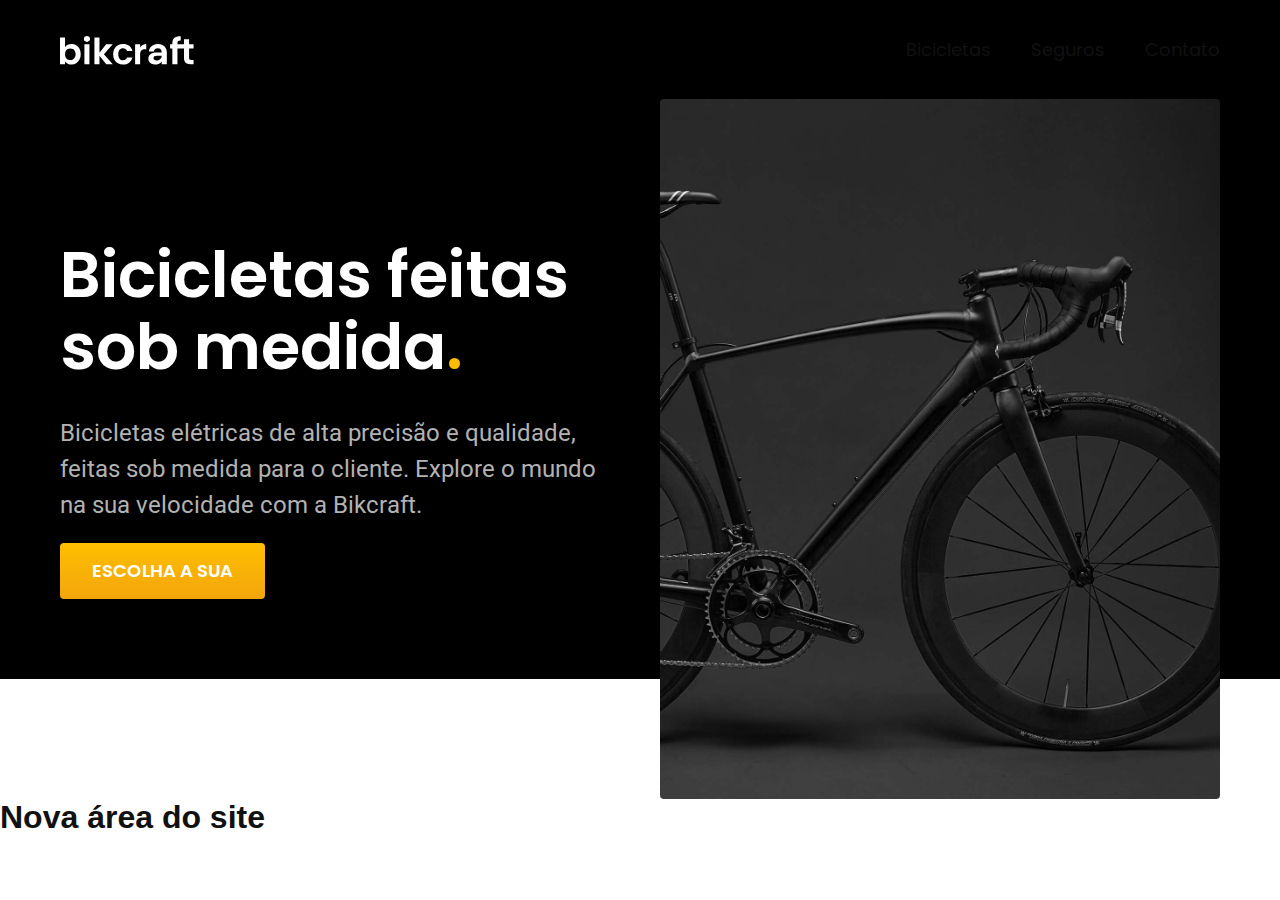
<file: index.html>
<!DOCTYPE html>
<html lang="pt-br">
  <head>
    <meta charset="UTF-8" />
    <meta name="viewport" content="width=device-width, initial-scale=1.0" />
    <title>Bikcraft - Bicilcetas elétricas</title>
    <meta
      name="description"
      content="Bicicletas elétricas de alta precisão e qualidade,  feitas sob medida para o cliente. Explore o mundo na sua velocidade com a Bikcraft."
    />
    <link rel="stylesheet" href="./css/style.css" />
    <link rel="preconnect" href="https://fonts.googleapis.com" />
    <link rel="preconnect" href="https://fonts.gstatic.com" crossorigin />
    <link
      href="https://fonts.googleapis.com/css2?family=Poppins:ital,wght@0,100;0,200;0,300;0,400;0,500;0,600;0,700;0,800;0,900;1,100;1,200;1,300;1,400;1,500;1,600;1,700;1,800;1,900&family=Roboto:ital,wght@0,100..900;1,100..900&display=swap"
      rel="stylesheet"
    />
  </head>
  <body>
    <header class="header-bg">
      <div class="header">
        <a href="./"><img src="img/bikcraft.svg" alt="Bikcraft" /></a>
        <nav aria-label="primaria">
          <ul class="header-menu">
            <li><a href="./bicicletas.html">Bicicletas</a></li>
            <li><a href="./seguros.html">Seguros</a></li>
            <li><a href="./contato.html">Contato</a></li>
          </ul>
        </nav>
      </div>
    </header>

    <main class="introducao-bg">
      <div class="introducao">
        <div class="introducao-conteudo">
          <h1>Bicicletas feitas sob medida<span>.</span></h1>
          <p>
            Bicicletas elétricas de alta precisão e qualidade, feitas sob medida
            para o cliente. Explore o mundo na sua velocidade com a Bikcraft.
          </p>
          <a class="botao" href="./bicicletas.html">Escolha a sua</a>
        </div>
        <div>
          <img src="img/fotos/introducao.jpg" alt="Bicicleta elétrica preta" />
        </div>
      </div>
    </main>

    <h1>Nova área do site</h1>
  </body>
</html>
</file>
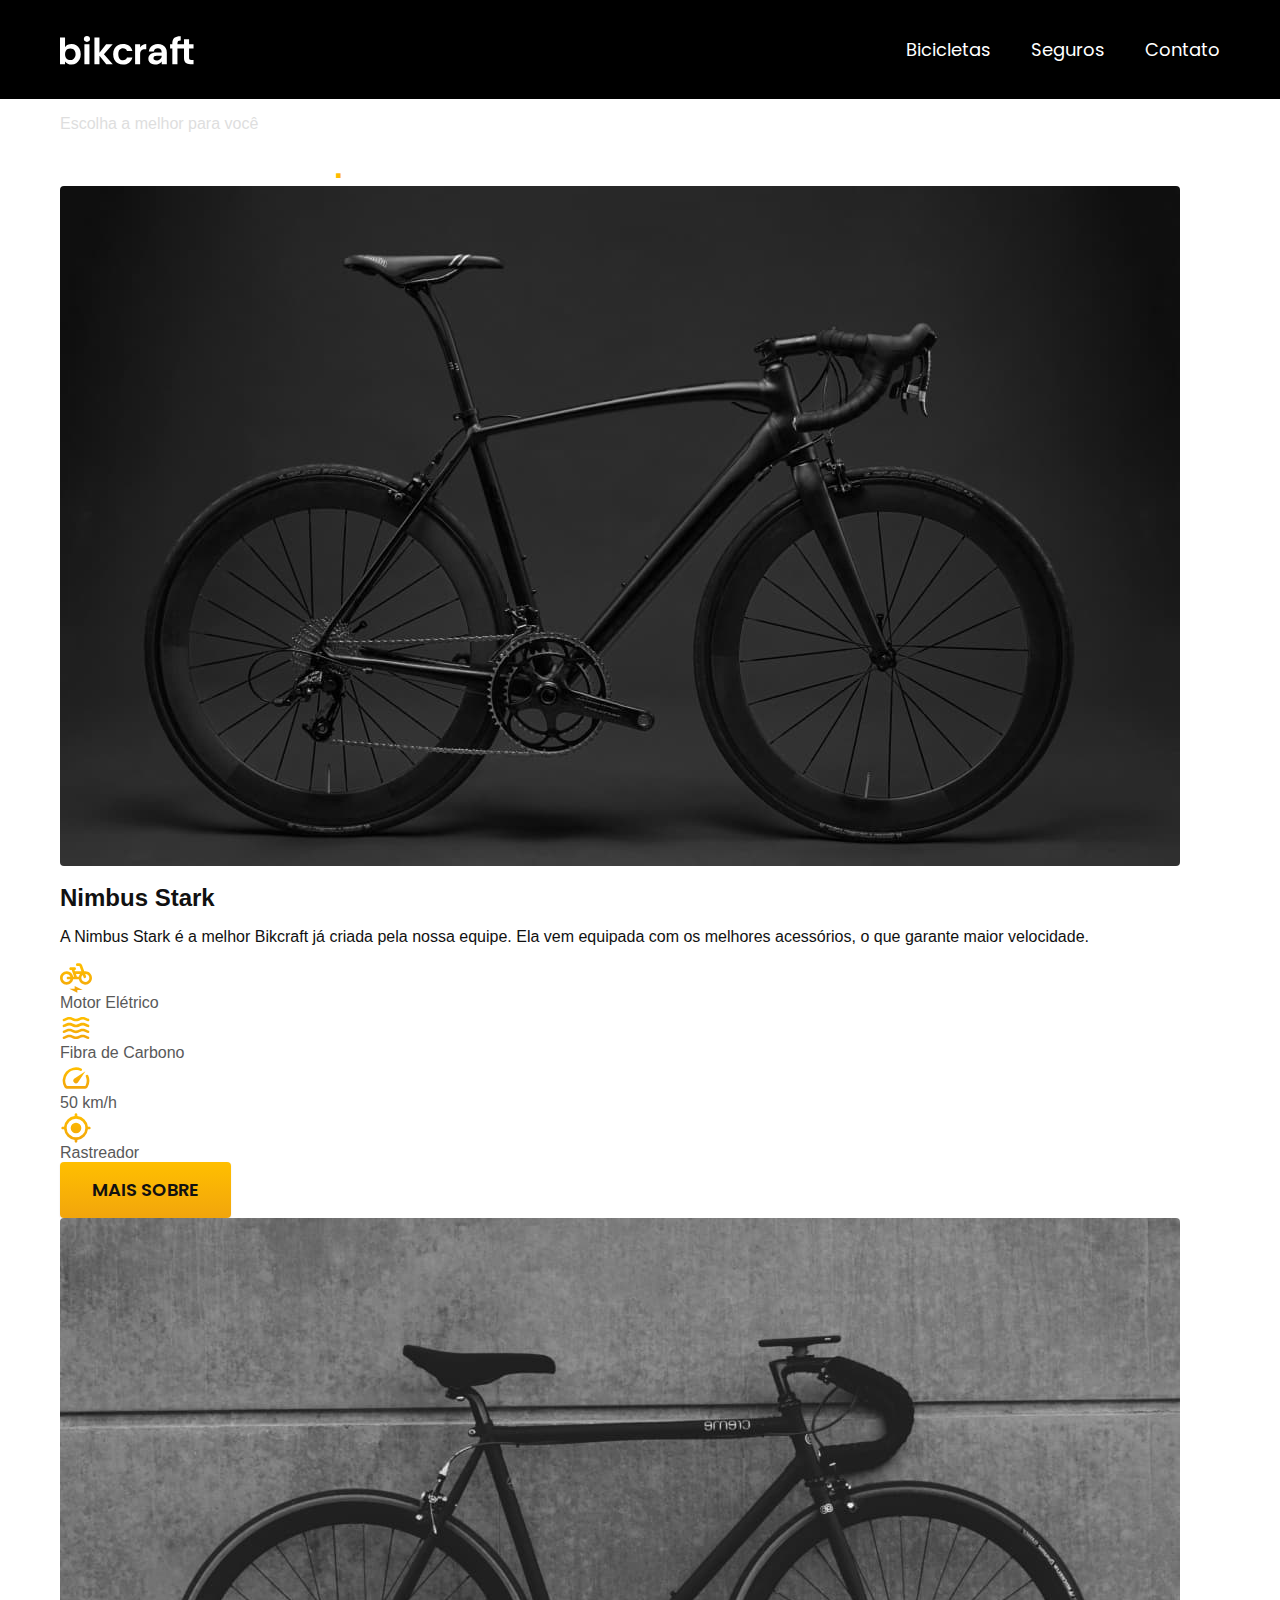
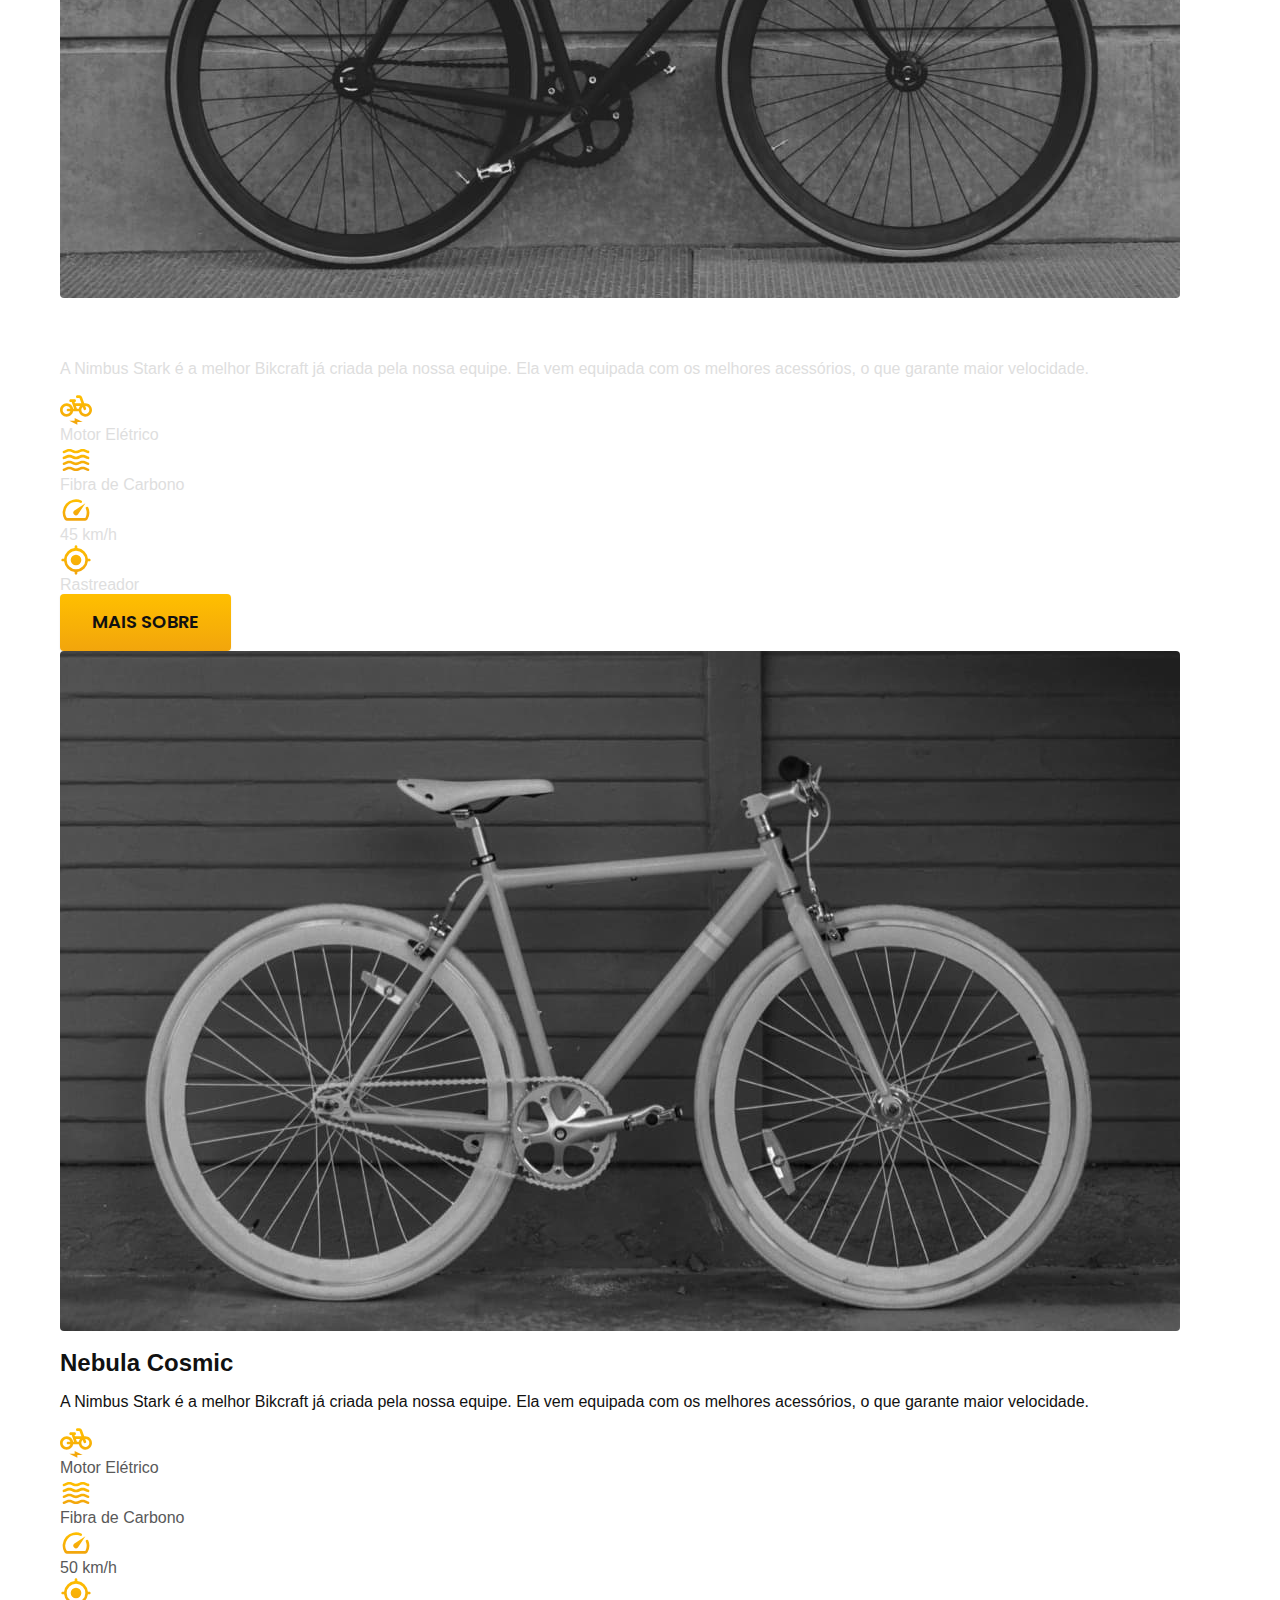
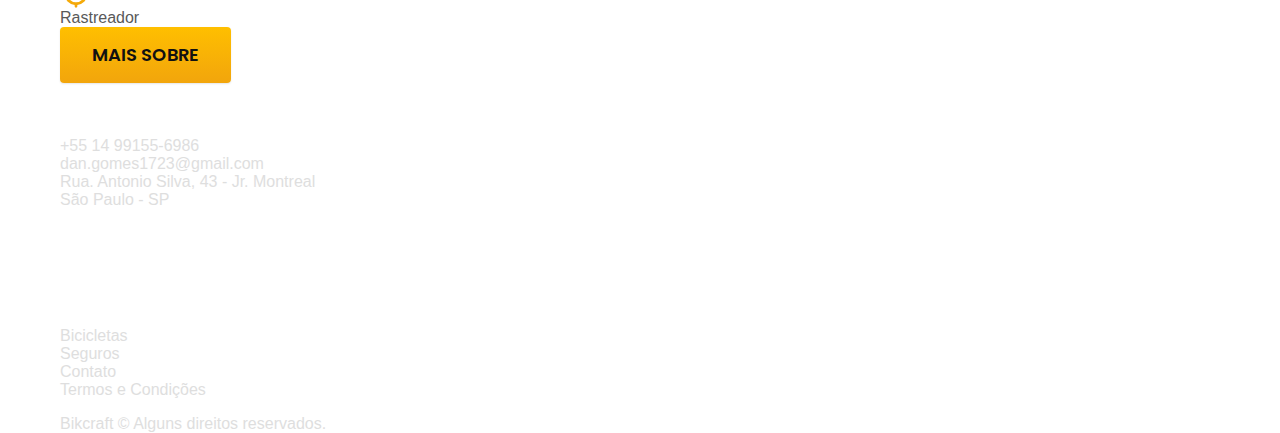
<file: bicicletas.html>
<!DOCTYPE html>
<html lang="pt-br">
  <head>
    <meta charset="UTF-8" />
    <meta name="viewport" content="width=device-width, initial-scale=1.0" />
    <title>Bicicletas | Bikcraft</title>
    <meta name="description" content="Termos e condições" />
    <link rel="preload" href="./css/style.css" as="style" />
    <link rel="stylesheet" href="./css/style.css" />
    <link rel="preconnect" href="https://fonts.googleapis.com" />
    <link rel="preconnect" href="https://fonts.gstatic.com" crossorigin />
    <link
      href="https://fonts.googleapis.com/css2?family=Merriweather:ital,opsz,wght@0,18..144,300..900;1,18..144,300..900&family=Poppins:ital,wght@0,100;0,200;0,300;0,400;0,500;0,600;0,700;0,800;0,900;1,100;1,200;1,300;1,400;1,500;1,600;1,700;1,800;1,900&family=Roboto:ital,wght@0,100..900;1,100..900&display=swap"
      rel="stylesheet"
    />
  <script>document.documentElement.classList.add('js');</script>
  </head>
  <body id="bicicletas">
    <header class="header-bg">
      <div class="header container">
        <a href="./"><img src="img/bikcraft.svg" alt="Bikcraft" /></a>
        <nav aria-label="primaria">
          <ul class="header-menu font-1-m cor-0">
            <li><a href="./bicicletas.html">Bicicletas</a></li>
            <li><a href="./seguros.html">Seguros</a></li>
            <li><a href="./contato.html">Contato</a></li>
          </ul>
        </nav>
      </div>
    </header>

    <main>
      <div class="titulo-bg">
        <div class="titulo container">
          <p class="font-2-l-b cor-3">Escolha a melhor para você</p>
          <h1 class="font-1-xxl cor-0">
            nossas bicicletas <span class="cor-p1">.</span>
          </h1>
        </div>
      </div>

      <!--CONTEÚDO 1-->
      <div class="bicicletas-bg">
        <div class="bicicletas container">
          <div class="bicicletas-imagem">
            <img src="./img/bicicletas/nimbus.jpg" alt="Bicicleta preta" />
            <span class="font-2-m cor-0">R$ 4999</span>
          </div>
          <div class="bicicletas-conteudo">
            <h2 class="font-1-xl">Nimbus Stark</h2>
            <p class="font-2-s co-8">
              A Nimbus Stark é a melhor Bikcraft já criada pela nossa equipe.
              Ela vem equipada com os melhores acessórios, o que garante maior
              velocidade.
            </p>
            <ul class="font-1-m cor-8">
              <li>
                <img src="./img/icones/eletrica.svg" alt="" />Motor Elétrico
              </li>
              <li>
                <img src="./img/icones/carbono.svg" alt="" />Fibra de Carbono
              </li>
              <li><img src="./img/icones/velocidade.svg" alt="" />50 km/h</li>
              <li>
                <img src="./img/icones/rastreador.svg" alt="" />Rastreador
              </li>
            </ul>
            <a class="botao seta" href="./bicicletas/nimbus.html">Mais Sobre</a>
          </div>
        </div>
      </div>

      <!--CONTEÚDO 2-->
      <div class="bicicletas-bg">
        <div class="bicicletas container">
          <div class="bicicletas-imagem">
            <img src="./img/bicicletas/magic.jpg" alt="Bicicleta preta" />
            <span class="font-2-m cor-0">R$ 2499</span>
          </div>
          <div class="bicicletas-conteudo">
            <h2 class="font-1-xl cor-0">Magic Might</h2>
            <p class="font-2-s cor-3">
              A Nimbus Stark é a melhor Bikcraft já criada pela nossa equipe.
              Ela vem equipada com os melhores acessórios, o que garante maior
              velocidade.
            </p>
            <ul class="font-1-m cor-3">
              <li>
                <img src="./img/icones/eletrica.svg" alt="" />Motor Elétrico
              </li>
              <li>
                <img src="./img/icones/carbono.svg" alt="" />Fibra de Carbono
              </li>
              <li><img src="./img/icones/velocidade.svg" alt="" />45 km/h</li>
              <li>
                <img src="./img/icones/rastreador.svg" alt="" />Rastreador
              </li>
            </ul>
            <a class="botao seta" href="./bicicletas/magic.html">Mais Sobre</a>
          </div>
        </div>
      </div>

      <!--CONTEÚDO 3-->
      <div class="bicicletas-bg">
        <div class="bicicletas container">
          <div class="bicicletas-imagem">
            <img src="./img/bicicletas/nebula.jpg" alt="Bicicleta preta" />
            <span class="font-2-m cor-0">R$ 3999</span>
          </div>
          <div class="bicicletas-conteudo">
            <h2 class="font-1-xl">Nebula Cosmic</h2>
            <p class="font-2-s co-8">
              A Nimbus Stark é a melhor Bikcraft já criada pela nossa equipe.
              Ela vem equipada com os melhores acessórios, o que garante maior
              velocidade.
            </p>
            <ul class="font-1-m cor-8">
              <li>
                <img src="./img/icones/eletrica.svg" alt="" />Motor Elétrico
              </li>
              <li>
                <img src="./img/icones/carbono.svg" alt="" />Fibra de Carbono
              </li>
              <li><img src="./img/icones/velocidade.svg" alt="" />50 km/h</li>
              <li>
                <img src="./img/icones/rastreador.svg" alt="" />Rastreador
              </li>
            </ul>
            <a class="botao seta" href="./bicicletas/nebula.html">Mais Sobre</a>
          </div>
        </div>
      </div>
    </main>

    <footer class="footer-bg">
      <div class="footer container">
        <img src="./img/bikcraft.svg" alt="Bikcraft" />
        <div class="footer-contato">
          <h3 class="font-2-l-b cor-0">Contato</h3>
          <ul class="font-2-m cor-3">
            <li><a href="tel:+5514991556986">+55 14 99155-6986</a></li>
            <li>
              <a href="mailto:dan.gomes1723@gmail.com"
                >dan.gomes1723@gmail.com</a
              >
            </li>
            <li>Rua. Antonio Silva, 43 - Jr. Montreal</li>
            <li>São Paulo - SP</li>
          </ul>
        </div>
        <div class="footer-redes">
          <a href="./"
            ><img src="./img/redes/instagram.svg" alt="Instagram"
          /></a>
          <a href="./"><img src="./img/redes/facebook.svg" alt="Facebook" /></a>
          <a href="./"><img src="./img/redes/youtube.svg" alt="Youtube" /></a>
        </div>
        <div class="footer-informacoes">
          <h3 class="font-2-l-b cor-0">Informações</h3>
          <nav>
            <ul class="font-1-m cor-3">
              <li><a href="./bicicletas.html">Bicicletas</a></li>
              <li><a href="./seguros.html">Seguros</a></li>
              <li><a href="./contato.html">Contato</a></li>
              <li><a href="./termos.html">Termos e Condições</a></li>
            </ul>
          </nav>
        </div>
        <p class="footer-copy font-2-m cor-3">
          Bikcraft © Alguns direitos reservados.
        </p>
      </div>
    </footer>
    
    <script src="./js/script.js"></script>
  </body>
</html>
</file>
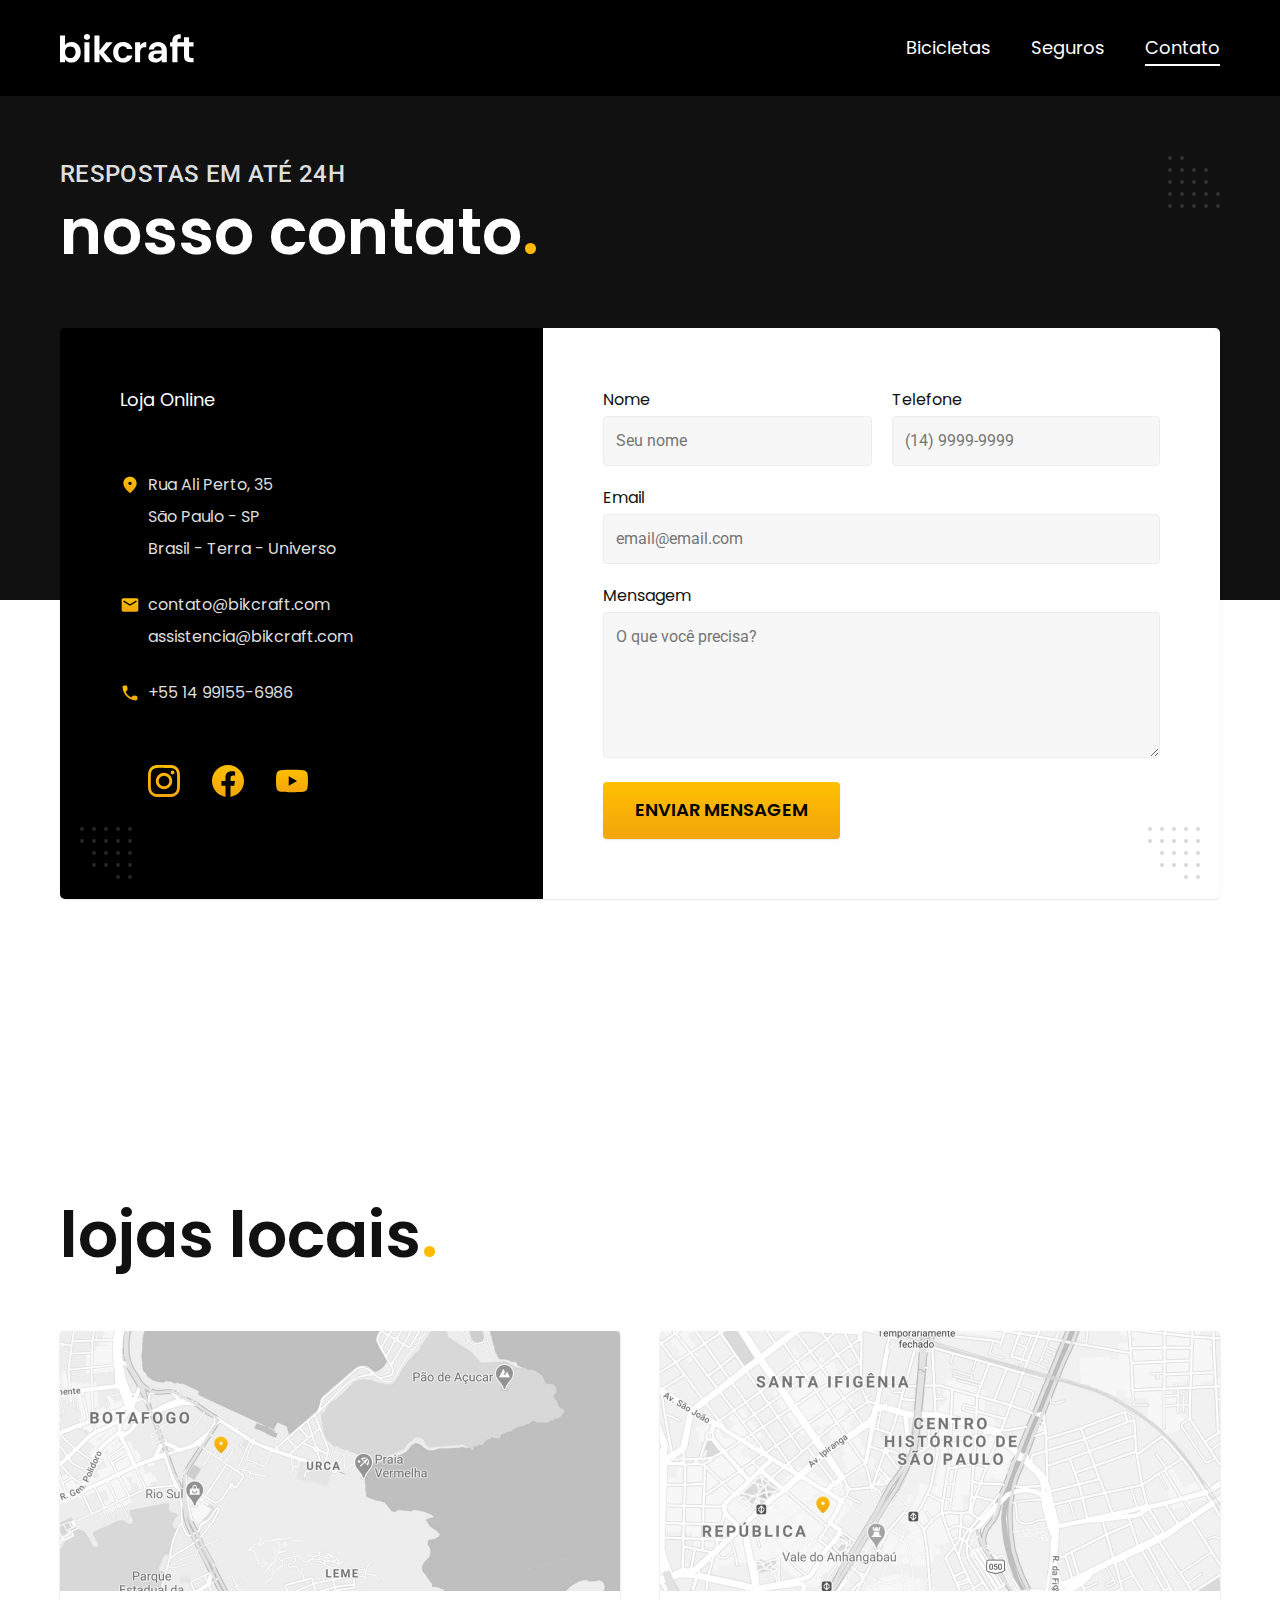
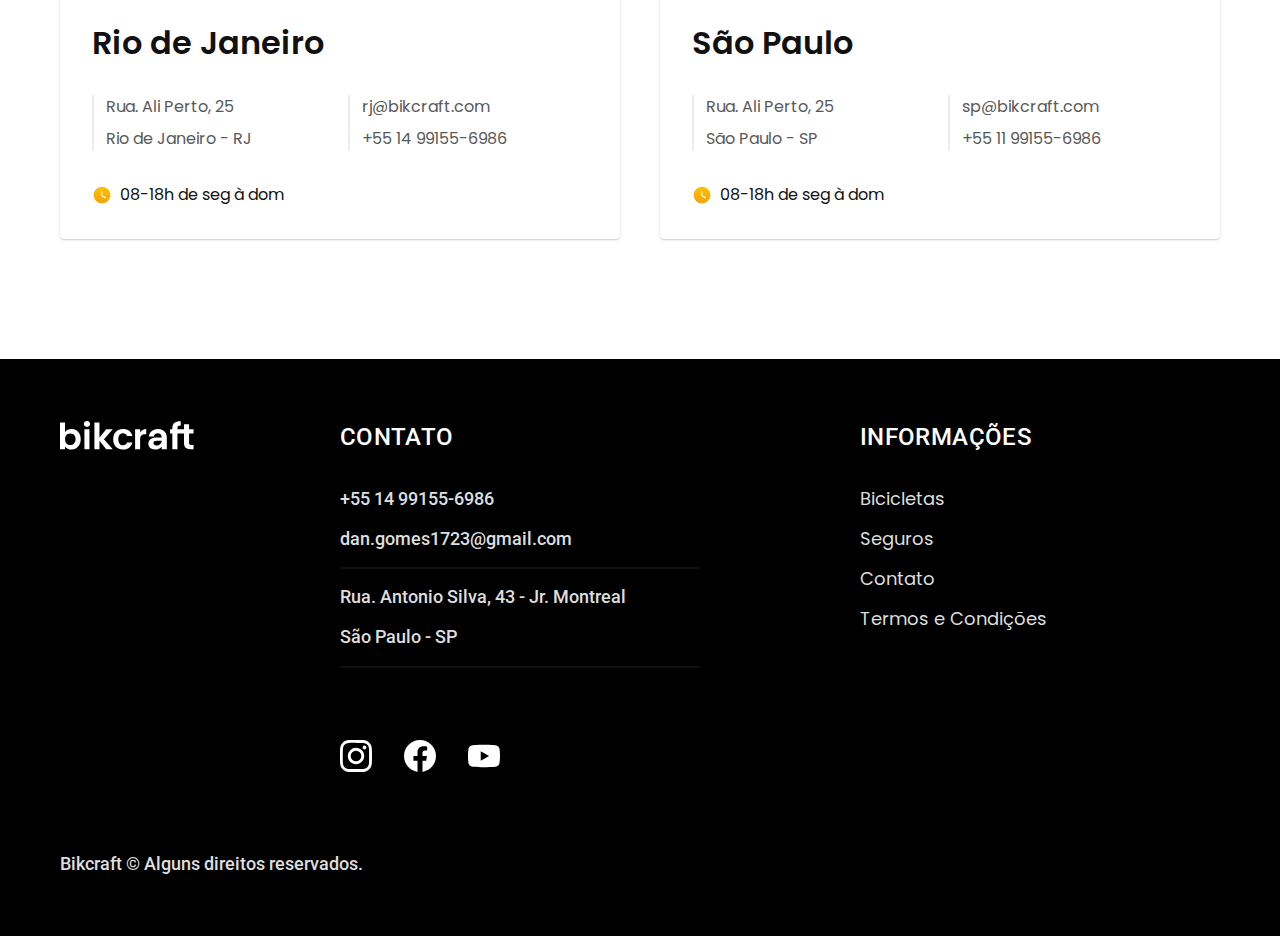
<file: contato.html>
<!DOCTYPE html>
<html lang="pt-br">
  <head>
    <meta charset="UTF-8" />
    <meta name="viewport" content="width=device-width, initial-scale=1.0" />
    <title>Contato | Bikcraft</title>
    <meta name="description" content="Termos e condições" />
    <link rel="icon" href="./favicon.svg" type="image/svg+xml" />
    <link rel="preload" href="./css/style.min.css" as="style" />
    <link rel="stylesheet" href="./css/style.min.css" />
    <script>
      document.documentElement.classList.add("js");
    </script>
    <link rel="preconnect" href="https://fonts.googleapis.com" />
    <link rel="preconnect" href="https://fonts.gstatic.com" crossorigin />
    <link
      href="https://fonts.googleapis.com/css2?family=Merriweather:ital,opsz,wght@0,18..144,300..900;1,18..144,300..900&family=Poppins:ital,wght@0,100;0,200;0,300;0,400;0,500;0,600;0,700;0,800;0,900;1,100;1,200;1,300;1,400;1,500;1,600;1,700;1,800;1,900&family=Roboto:ital,wght@0,100..900;1,100..900&display=swap"
      rel="stylesheet"
    />
  </head>
  <body id="contato">
    <header class="header-bg">
      <div class="header container">
        <a href="./"><img src="img/bikcraft.svg" alt="Bikcraft" /></a>
        <nav aria-label="primaria">
          <ul class="header-menu font-1-m cor-0">
            <li><a href="./bicicletas.html">Bicicletas</a></li>
            <li><a href="./seguros.html">Seguros</a></li>
            <li><a href="./contato.html">Contato</a></li>
          </ul>
        </nav>
      </div>
    </header>
    <main>
      <div class="titulo-bg">
        <div class="titulo container">
          <p class="font-2-l-b cor-3">Respostas em até 24h</p>
          <h1 class="font-1-xxl cor-0">
            nosso contato<span class="cor-p1">.</span>
          </h1>
        </div>
      </div>
      <div class="contato container">
        <section class="contato-dados" aria-label="Endereço">
          <h2 class="font-1-m cor-0">Loja Online</h2>
          <div class="contato-endereco font-1-s cor-3">
            <p>Rua Ali Perto, 35</p>
            <p>São Paulo - SP</p>
            <p>Brasil - Terra - Universo</p>
          </div>
          <address class="font-1-s cor-3 contato-meios">
            <a href="mailto:contato@bikcraft.com">contato@bikcraft.com</a>
            <a href="mailto:assistencia@bikcraft.com"
              >assistencia@bikcraft.com</a
            >
            <a href="tel:+5514991556986">+55 14 99155-6986</a>
          </address>
          <div class="contato-redes">
            <a href="./"
              ><img src="./img/redes/instagram-p.svg" alt="Instagram"
            /></a>
            <a href="./"
              ><img src="./img/redes/facebook-p.svg" alt="Facebook"
            /></a>
            <a href="./"
              ><img src="./img/redes/youtube-p.svg" alt="Youtube"
            /></a>
          </div>
        </section>
        <section class="contato-formulario" aria-label="Formulario">
          <form class="form" action="./enviar.php" method="post">
            <div>
              <label for="nome">Nome</label>
              <input type="text" id="nome" name="nome" placeholder="Seu nome" />
            </div>
            <div>
              <label for="telefone">Telefone</label>
              <input
                type="text"
                id="telefone"
                name="telefone"
                placeholder="(14) 9999-9999"
              />
            </div>
            <div class="col-2">
              <label for="email">Email</label>
              <input
                type="email"
                id="email"
                name="email"
                placeholder="email@email.com"
                required
              />
            </div>
            <div class="col-2">
              <label for="mensagem">Mensagem</label>
              <textarea
                rows="5"
                id="mensagem"
                name="mensagem"
                placeholder="O que você precisa?"
              ></textarea>
            </div>
            <button class="botao col-2">Enviar Mensagem</button>
          </form>
        </section>
      </div>
    </main>

    <article class="lojas container">
      <h2 class="font-1-xxl">lojas locais<span class="cor-p1">.</span></h2>
      <div class="lojas-item">
        <img src="./img/lojas/rj.jpg" alt="mapa marcando o endereço em RJ" />
        <div class="lojas-conteudo">
          <h3 class="font-1-xl">Rio de Janeiro</h3>
          <div class="lojas-dados font-1-s cor-8">
            <p>Rua. Ali Perto, 25</p>
            <p>Rio de Janeiro - RJ</p>
          </div>
          <div class="lojas-dados font-1-s cor-8">
            <a href="mailto:rj@bikcraft.com">rj@bikcraft.com</a>
            <a href="tel:+5514991556986">+55 14 99155-6986</a>
          </div>
          <p class="lojas-tempo font-1-s">
            <img src="./img/icones/horario.svg" alt="" />08-18h de seg à dom
          </p>
        </div>
      </div>

      <div class="lojas-item">
        <img src="./img/lojas/sp.jpg" alt="mapa marcando o endereço em SP" />
        <div class="lojas-conteudo">
          <h3 class="font-1-xl">São Paulo</h3>
          <div class="lojas-dados font-1-s cor-8">
            <p>Rua. Ali Perto, 25</p>
            <p>São Paulo - SP</p>
          </div>
          <div class="lojas-dados font-1-s cor-8">
            <a href="mailto:sp@bikcraft.com">sp@bikcraft.com</a>
            <a href="tel:+5514991556986">+55 11 99155-6986</a>
          </div>
          <p class="lojas-tempo font-1-s">
            <img src="./img/icones/horario.svg" alt="" />08-18h de seg à dom
          </p>
        </div>
      </div>
    </article>

    <footer class="footer-bg">
      <div class="footer container">
        <img src="./img/bikcraft.svg" alt="Bikcraft" />
        <div class="footer-contato">
          <h3 class="font-2-l-b cor-0">Contato</h3>
          <ul class="font-2-m cor-3">
            <li><a href="tel:+5514991556986">+55 14 99155-6986</a></li>
            <li>
              <a href="mailto:dan.gomes1723@gmail.com"
                >dan.gomes1723@gmail.com</a
              >
            </li>
            <li>Rua. Antonio Silva, 43 - Jr. Montreal</li>
            <li>São Paulo - SP</li>
          </ul>
        </div>
        <div class="footer-redes">
          <a href="./"
            ><img src="./img/redes/instagram.svg" alt="Instagram"
          /></a>
          <a href="./"><img src="./img/redes/facebook.svg" alt="Facebook" /></a>
          <a href="./"><img src="./img/redes/youtube.svg" alt="Youtube" /></a>
        </div>
        <div class="footer-informacoes">
          <h3 class="font-2-l-b cor-0">Informações</h3>
          <nav>
            <ul class="font-1-m cor-3">
              <li><a href="./bicicletas.html">Bicicletas</a></li>
              <li><a href="./seguros.html">Seguros</a></li>
              <li><a href="./contato.html">Contato</a></li>
              <li><a href="./termos.html">Termos e Condições</a></li>
            </ul>
          </nav>
        </div>
        <p class="footer-copy font-2-m cor-3">
          Bikcraft © Alguns direitos reservados.
        </p>
      </div>
    </footer>

    <script src="./js/script.js"></script>
    <script src="./js/formulario.js"></script>
  </body>
</html>
</file>
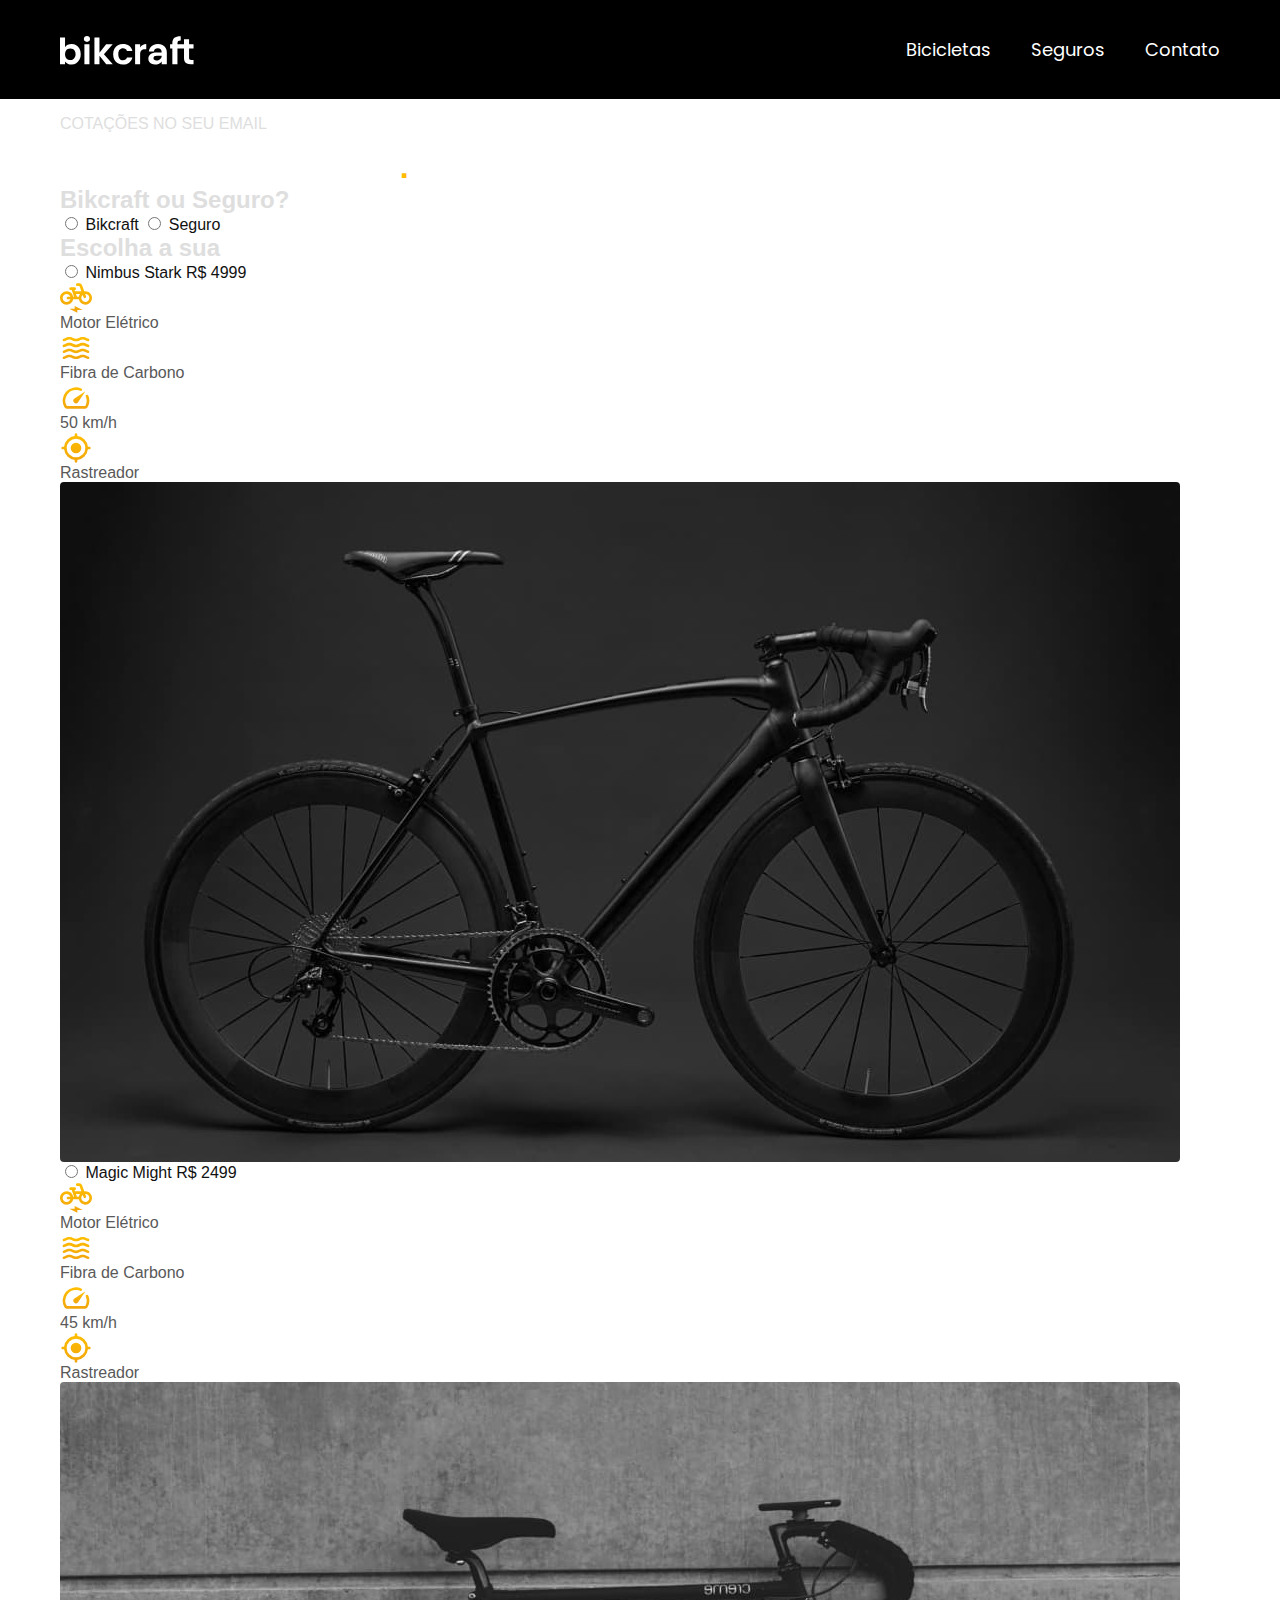
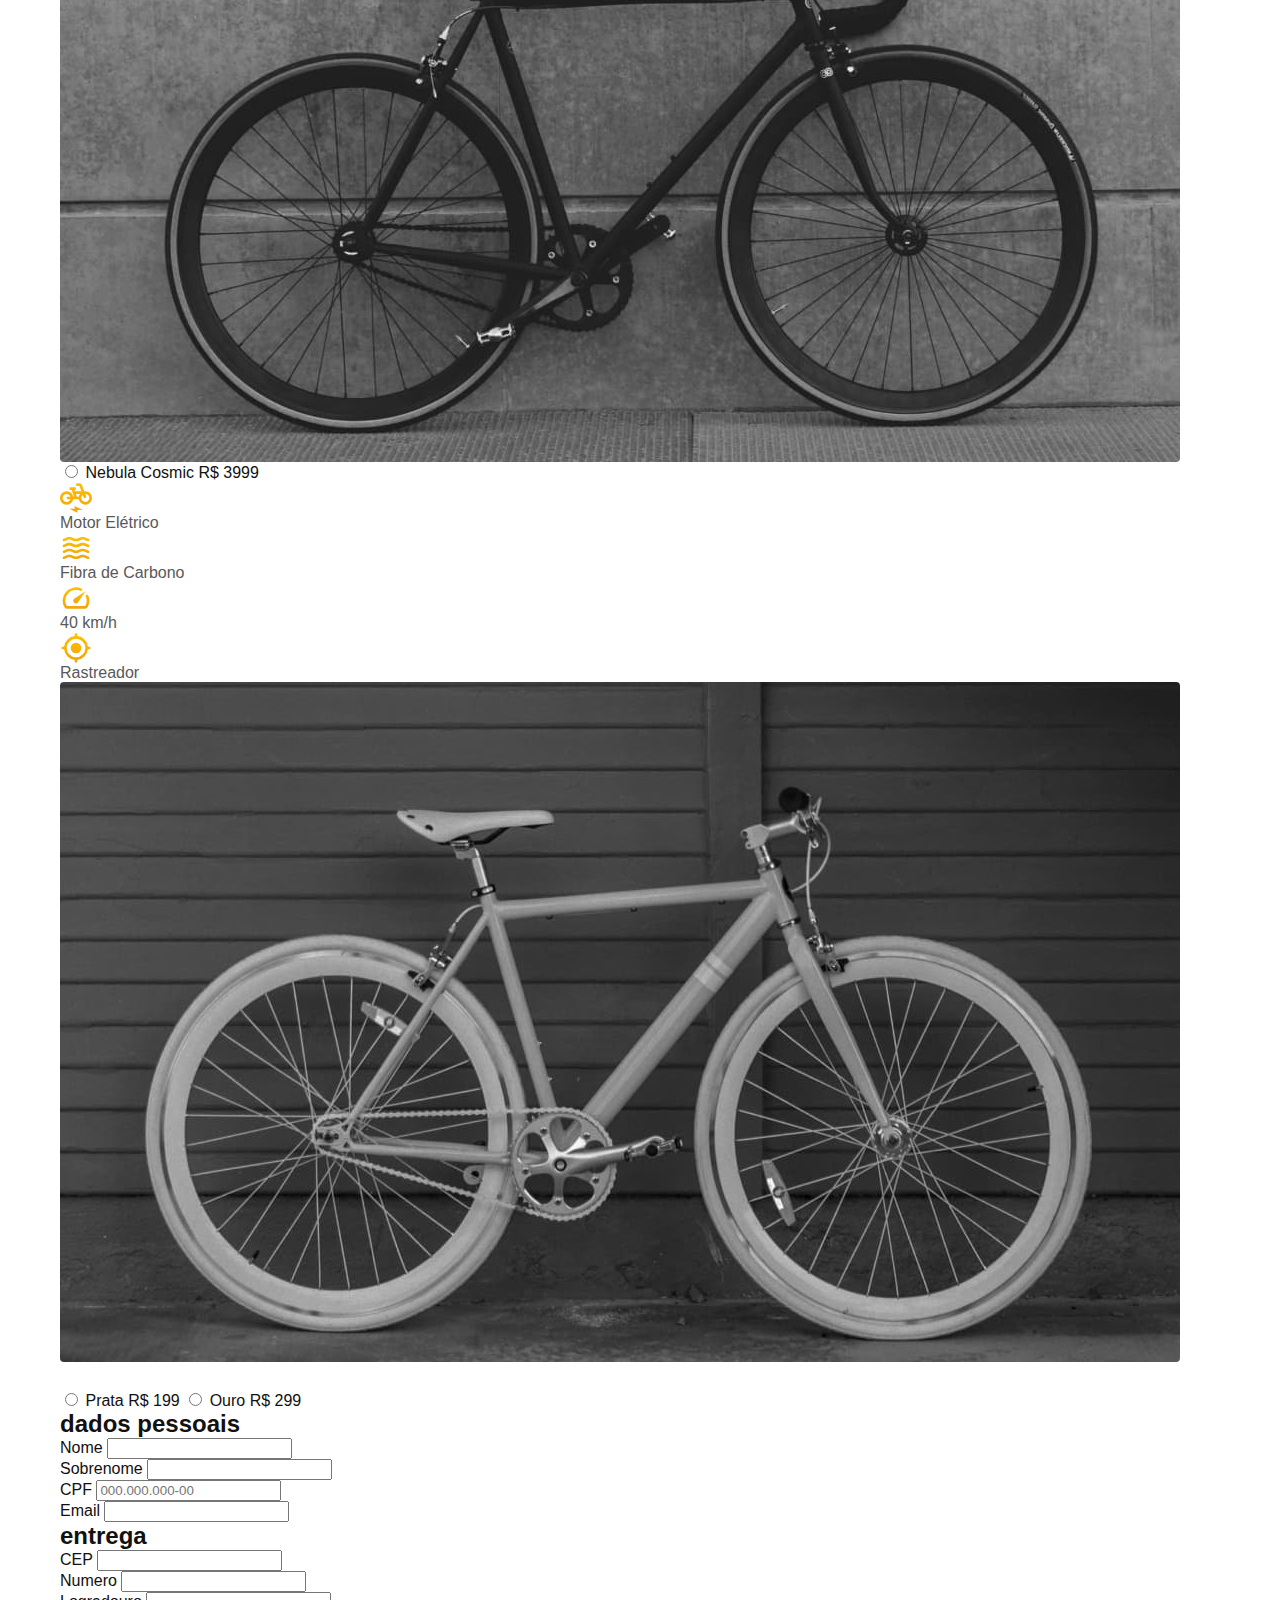
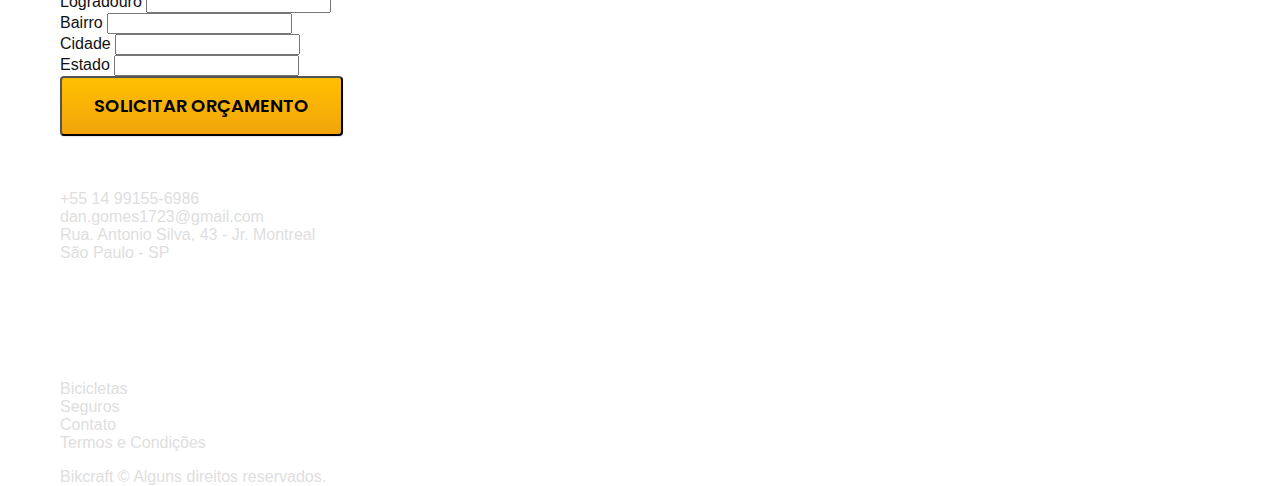
<file: orcamento.html>
<!DOCTYPE html>
<html lang="pt-br">
  <head>
    <meta charset="UTF-8" />
    <meta name="viewport" content="width=device-width, initial-scale=1.0" />
    <title>Orçamento | Bikcraft</title>
    <meta name="description" content="Termos e condições" />
    <link rel="preload" href="./css/style.css" as="style" />
    <link rel="stylesheet" href="./css/style.css" />
    <link rel="preconnect" href="https://fonts.googleapis.com" />
    <link rel="preconnect" href="https://fonts.gstatic.com" crossorigin />
    <link
      href="https://fonts.googleapis.com/css2?family=Merriweather:ital,opsz,wght@0,18..144,300..900;1,18..144,300..900&family=Poppins:ital,wght@0,100;0,200;0,300;0,400;0,500;0,600;0,700;0,800;0,900;1,100;1,200;1,300;1,400;1,500;1,600;1,700;1,800;1,900&family=Roboto:ital,wght@0,100..900;1,100..900&display=swap"
      rel="stylesheet"
    />
  </head>
  <body id="orcamento">
    <header class="header-bg">
      <div class="header container">
        <a href="./"><img src="img/bikcraft.svg" alt="Bikcraft" /></a>
        <nav aria-label="primaria">
          <ul class="header-menu font-1-m cor-0">
            <li><a href="./bicicletas.html">Bicicletas</a></li>
            <li><a href="./seguros.html">Seguros</a></li>
            <li><a href="./contato.html">Contato</a></li>
          </ul>
        </nav>
      </div>
    </header>

    <main>
      <div class="titulo-bg">
        <div class="titulo container">
          <p class="font-2-l-b cor-3">COTAÇÕES NO SEU EMAIL</p>
          <h1 class="font-1-xxl cor-0">
            solicite um orçamento<span class="cor-p1">.</span>
          </h1>
        </div>
      </div>

      <form class="orcamento container" action="./">
        <div class="orcamento-produto">
          <h2 class="font-1-xs cor-3">Bikcraft ou Seguro?</h2>

          <input type="radio" name="tipo" value="bikcraft" id="bikcraft" />
          <label for="bikcraft">Bikcraft</label>

          <input type="radio" name="tipo" value="seguro" id="seguro" />
          <label for="seguro">Seguro</label>

          <div class="orcamento-conteudo" id="orcamento-bikcraft">
            <h2 class="font-1-xs cor-3">Escolha a sua</h2>

            <input type="radio" name="produto" value="nimbus" id="nimbus" />
            <label for="nimbus">Nimbus Stark <span>R$ 4999</span></label>
            <div class="orcamento-detalhes">
              <ul class="font-1-xs cor-8">
                <li>
                  <img src="./img/icones/eletrica.svg" alt="" /> Motor Elétrico
                </li>
                <li>
                  <img src="./img/icones/carbono.svg" alt="" /> Fibra de Carbono
                </li>
                <li>
                  <img src="./img/icones/velocidade.svg" alt="" /> 50 km/h
                </li>
                <li>
                  <img src="./img/icones/rastreador.svg" alt="" /> Rastreador
                </li>
              </ul>
              <img src="./img/bicicletas/nimbus.jpg" alt="Bicicleta preta" />
            </div>

            <input type="radio" name="produto" value="magic" id="magic" />
            <label for="magic">Magic Might <span>R$ 2499</span></label>
            <div class="orcamento-detalhes">
              <ul class="font-1-xs cor-8">
                <li>
                  <img src="./img/icones/eletrica.svg" alt="" /> Motor Elétrico
                </li>
                <li>
                  <img src="./img/icones/carbono.svg" alt="" /> Fibra de Carbono
                </li>
                <li>
                  <img src="./img/icones/velocidade.svg" alt="" /> 45 km/h
                </li>
                <li>
                  <img src="./img/icones/rastreador.svg" alt="" /> Rastreador
                </li>
              </ul>
              <img src="./img/bicicletas/magic.jpg" alt="Bicicleta cinza" />
            </div>

            <input type="radio" name="produto" value="nebula" id="nebula" />
            <label for="nebula">Nebula Cosmic <span>R$ 3999</span></label>
            <div class="orcamento-detalhes">
              <ul class="font-1-xs cor-8">
                <li>
                  <img src="./img/icones/eletrica.svg" alt="" /> Motor Elétrico
                </li>
                <li>
                  <img src="./img/icones/carbono.svg" alt="" /> Fibra de Carbono
                </li>
                <li>
                  <img src="./img/icones/velocidade.svg" alt="" /> 40 km/h
                </li>
                <li>
                  <img src="./img/icones/rastreador.svg" alt="" /> Rastreador
                </li>
              </ul>
              <img src="./img/bicicletas/nebula.jpg" alt="Bicicleta branca" />
            </div>
          </div>

          <div class="orcamento-conteudo" id="orcamento-seguro">
            <h2 class="font-1-m cor-0">Escolha o plano</h2>

            <input type="radio" name="produto" value="prata" id="prata" />
            <label for="prata">Prata <span>R$ 199</span></label>

            <input type="radio" name="produto" value="ouro" id="ouro" />
            <label for="ouro">Ouro <span>R$ 299</span></label>
          </div>
        </div>

        <div class="orcamento-dados form">
          <h2 class="font-1-xs cor-9 col-2">dados pessoais</h2>
          <div>
            <label for="nome">Nome</label>
            <input type="text" id="nome" name="nome" />
          </div>
          <div>
            <label for="sobrenome">Sobrenome</label>
            <input type="text" id="sobrenome" name="sobrenome" />
          </div>
          <div class="col-2">
            <label for="cpf">CPF</label>
            <input
              type="text"
              id="cpf"
              name="cpf"
              placeholder="000.000.000-00"
            />
          </div>
          <div class="col-2">
            <label for="email">Email</label>
            <input type="email" id="email" name="email" />
          </div>
          <h2 class="font-1-xs cor-9 col-2">entrega</h2>
          <div>
            <label for="cep">CEP</label>
            <input type="text" id="cep" name="cep" />
          </div>
          <div>
            <label for="numero">Numero</label>
            <input type="text" id="numero" name="numero" />
          </div>
          <div>
            <label for="logradouro">Logradouro</label>
            <input type="text" id="logradouro" name="logradouro" />
          </div>
          <div>
            <label for="bairro">Bairro</label>
            <input type="text" id="bairro" name="bairro" />
          </div>
          <div>
            <label for="cidade">Cidade</label>
            <input type="text" id="cidade" name="cidade" />
          </div>
          <div>
            <label for="estado">Estado</label>
            <input type="text" id="estado" name="estado" />
          </div>
          <button class="botao col-2">Solicitar Orçamento</button>
        </div>
      </form>
    </main>

    <footer class="footer-bg">
      <div class="footer container">
        <img src="./img/bikcraft.svg" alt="Bikcraft" />
        <div class="footer-contato">
          <h3 class="font-2-l-b cor-0">Contato</h3>
          <ul class="font-2-m cor-3">
            <li><a href="tel:+5514991556986">+55 14 99155-6986</a></li>
            <li>
              <a href="mailto:dan.gomes1723@gmail.com"
                >dan.gomes1723@gmail.com</a
              >
            </li>
            <li>Rua. Antonio Silva, 43 - Jr. Montreal</li>
            <li>São Paulo - SP</li>
          </ul>
        </div>
        <div class="footer-redes">
          <a href="./"
            ><img src="./img/redes/instagram.svg" alt="Instagram"
          /></a>
          <a href="./"><img src="./img/redes/facebook.svg" alt="Facebook" /></a>
          <a href="./"><img src="./img/redes/youtube.svg" alt="Youtube" /></a>
        </div>
        <div class="footer-informacoes">
          <h3 class="font-2-l-b cor-0">Informações</h3>
          <nav>
            <ul class="font-1-m cor-3">
              <li><a href="./bicicletas.html">Bicicletas</a></li>
              <li><a href="./seguros.html">Seguros</a></li>
              <li><a href="./contato.html">Contato</a></li>
              <li><a href="./termos.html">Termos e Condições</a></li>
            </ul>
          </nav>
        </div>
        <p class="footer-copy font-2-m cor-3">
          Bikcraft © Alguns direitos reservados.
        </p>
      </div>
    </footer>

    <script src="./js/script.js"></script>
  </body>
</html>
</file>
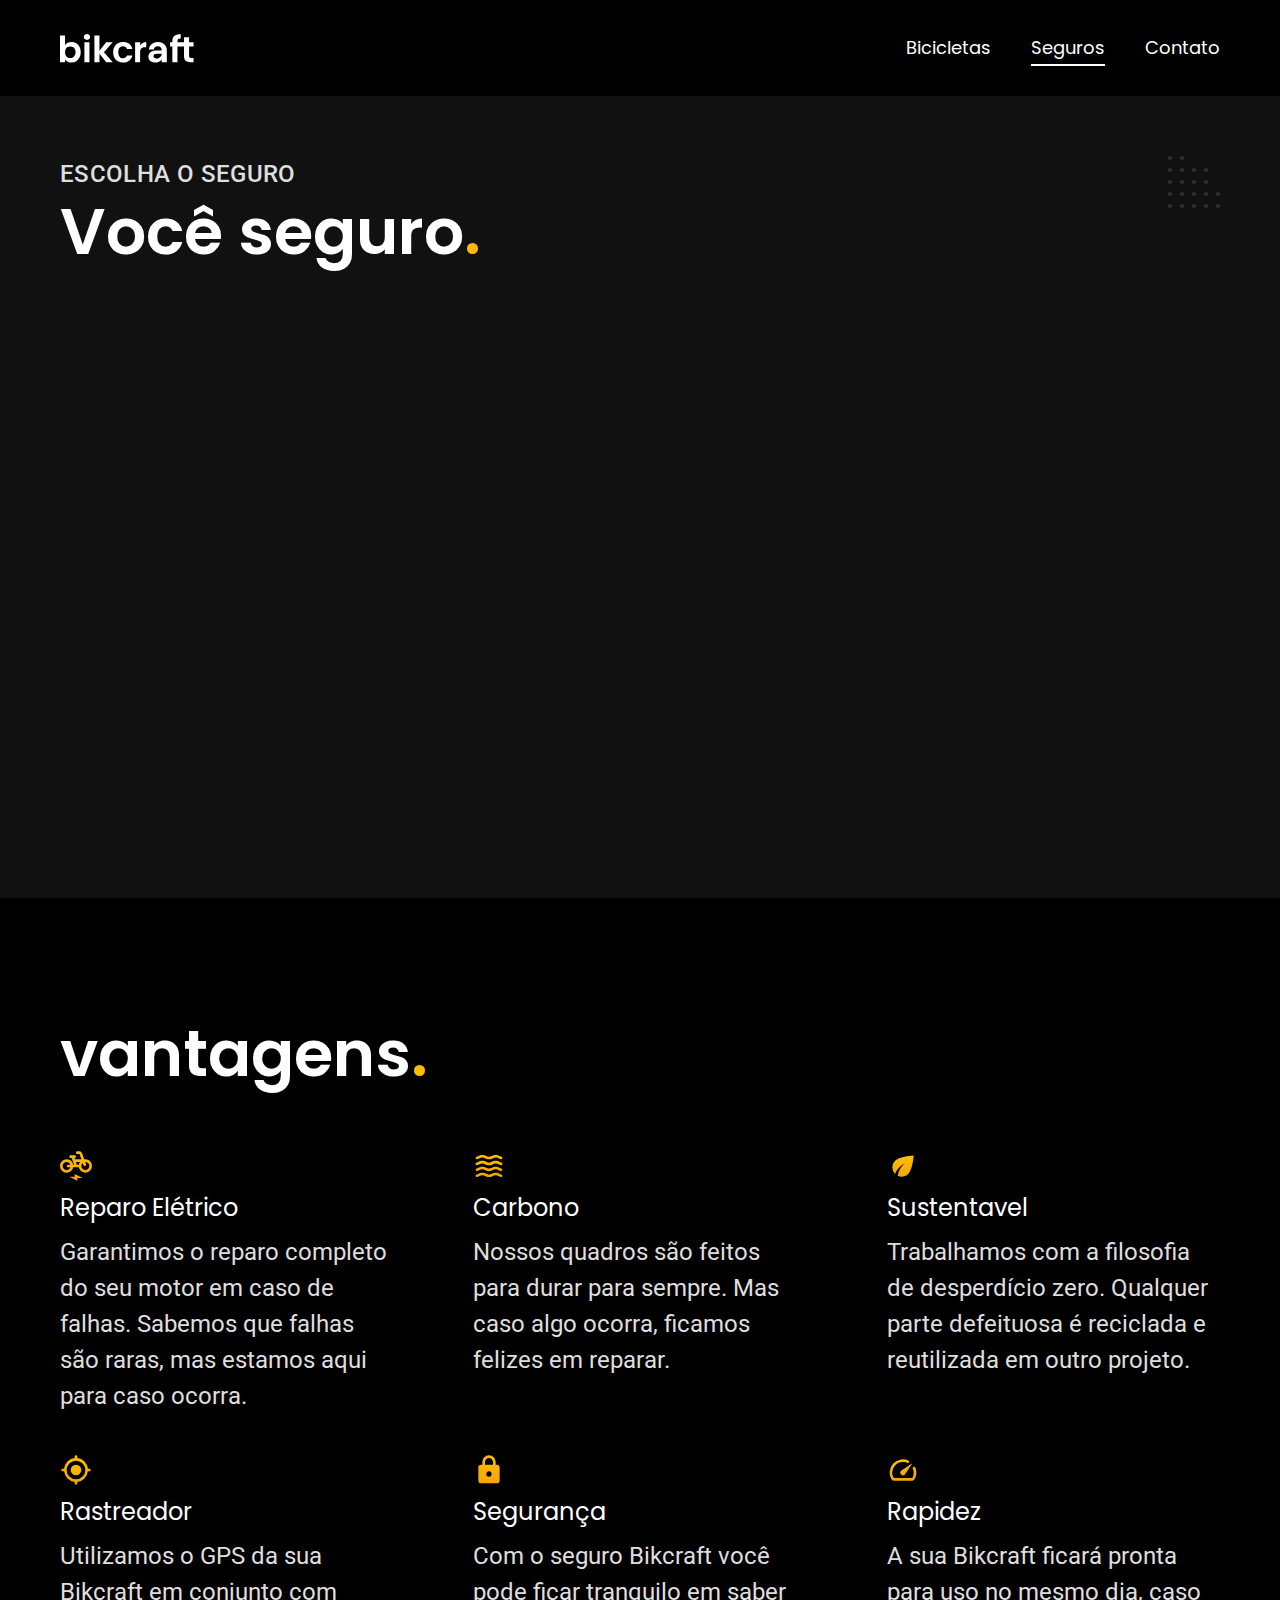
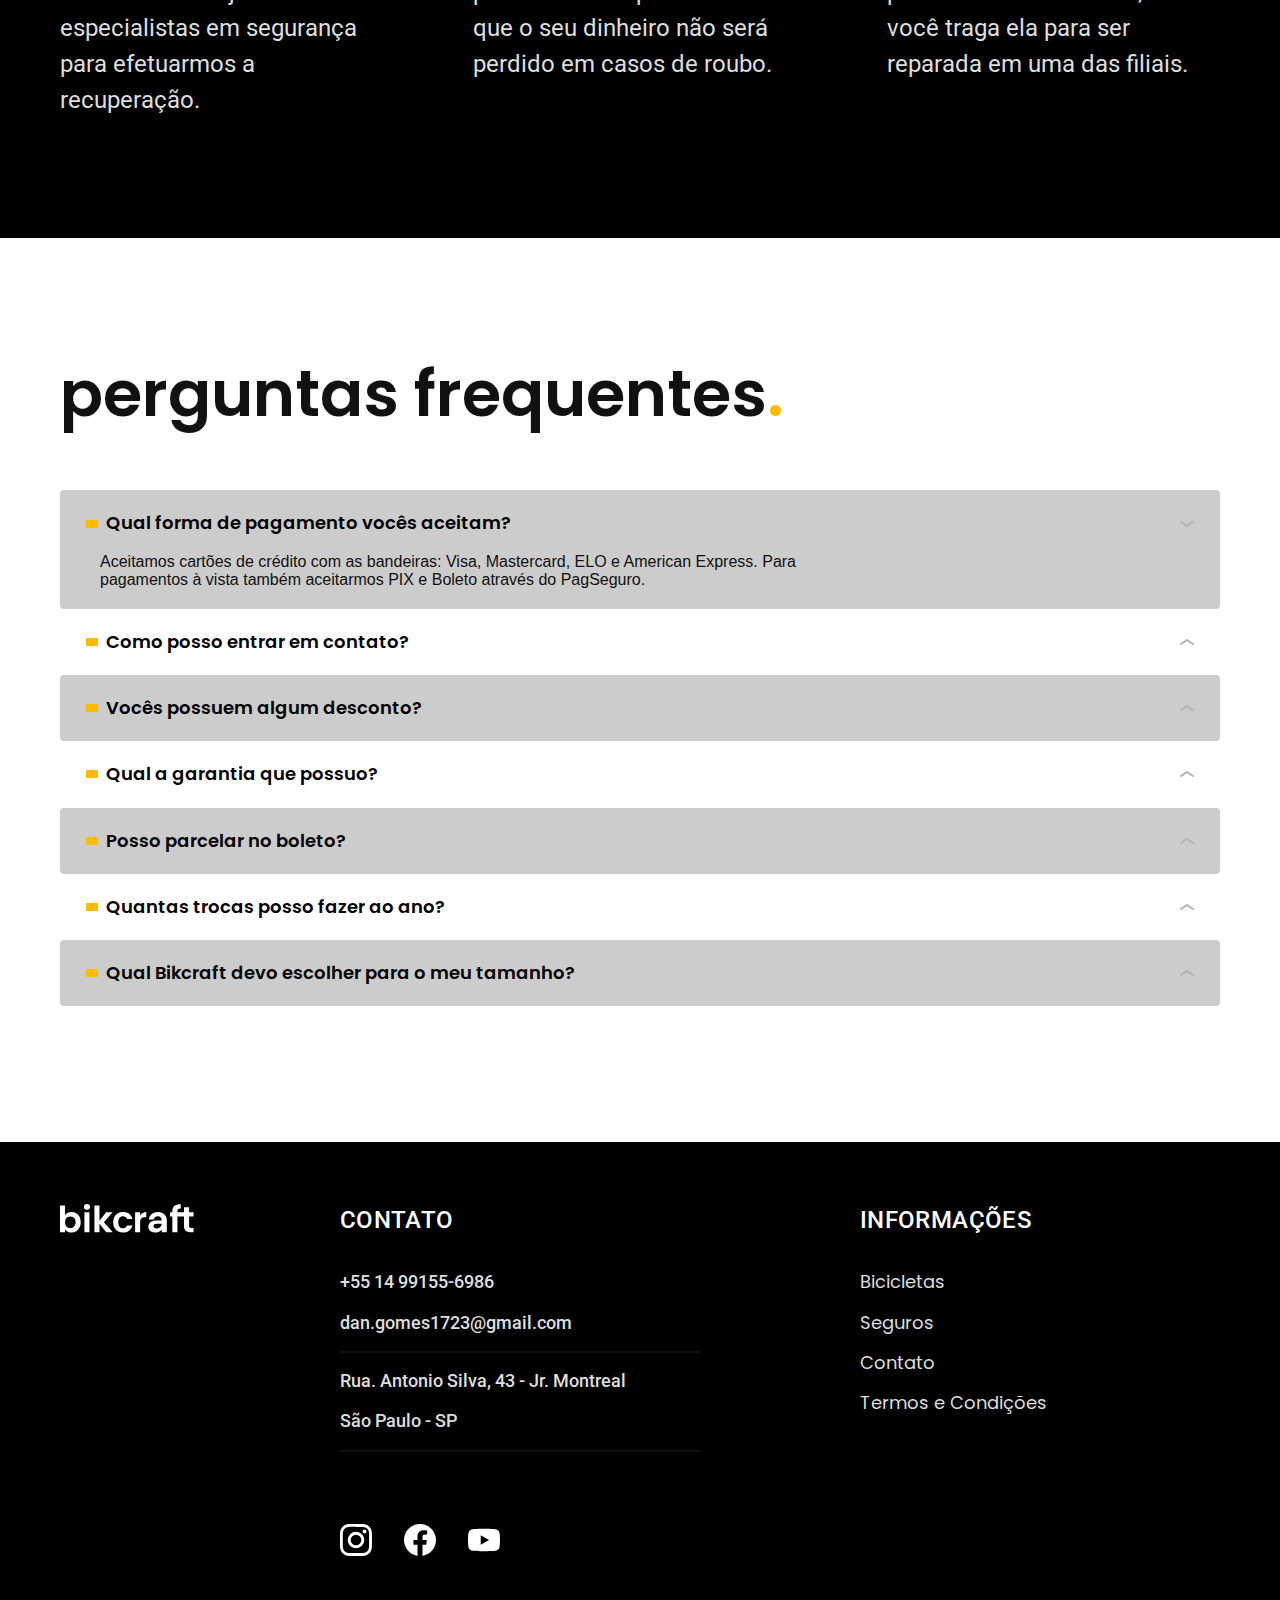
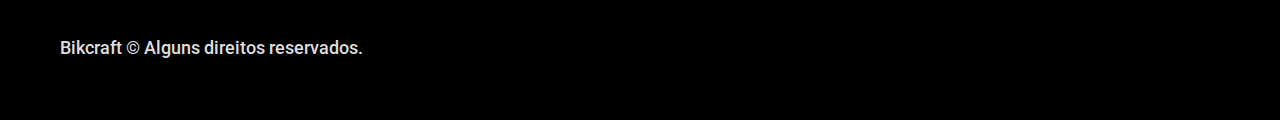
<file: seguros.html>
<!DOCTYPE html>
<html lang="pt-br">
  <head>
    <meta charset="UTF-8" />
    <meta name="viewport" content="width=device-width, initial-scale=1.0" />
    <title>Seguros | Bikcraft</title>
    <meta name="description" content="Termos e condições" />
    <link rel="icon" href="./favicon.svg" type="image/svg+xml" />
    <link rel="preload" href="./css/style.min.css" as="style" />
    <link rel="stylesheet" href="./css/style.min.css" />
    <script>
      document.documentElement.classList.add("js");
    </script>
    <link rel="preconnect" href="https://fonts.googleapis.com" />
    <link rel="preconnect" href="https://fonts.gstatic.com" crossorigin />
    <link
      href="https://fonts.googleapis.com/css2?family=Merriweather:ital,opsz,wght@0,18..144,300..900;1,18..144,300..900&family=Poppins:ital,wght@0,100;0,200;0,300;0,400;0,500;0,600;0,700;0,800;0,900;1,100;1,200;1,300;1,400;1,500;1,600;1,700;1,800;1,900&family=Roboto:ital,wght@0,100..900;1,100..900&display=swap"
      rel="stylesheet"
    />
  </head>
  <body id="seguros">
    <header class="header-bg">
      <div class="header container">
        <a href="./"><img src="img/bikcraft.svg" alt="Bikcraft" /></a>
        <nav aria-label="primaria">
          <ul class="header-menu font-1-m cor-0">
            <li><a href="./bicicletas.html">Bicicletas</a></li>
            <li><a href="./seguros.html">Seguros</a></li>
            <li><a href="./contato.html">Contato</a></li>
          </ul>
        </nav>
      </div>
    </header>

    <main class="seguros-bg">
      <div class="titulo-bg">
        <div class="titulo container">
          <p class="font-2-l-b cor-3">Escolha o seguro</p>
          <h1 class="font-1-xxl cor-0">
            Você seguro<span class="cor-p1">.</span>
          </h1>
        </div>
      </div>

      <div class="seguros container">
        <div class="seguros-item fadeInLeft" data-anime="200">
          <h3 class="font-1-xl cor-3">PRATA</h3>
          <span class="font-1-xl cor-0"
            >R$ 199 <span class="font-1-xs cor-0">mensal</span></span
          >
          <ul class="font-2-m cor-0">
            <li>Duas trocas por ano</li>
            <li>Assistência técnica</li>
            <li>Suporte 08h às 18h</li>
            <li>Cobertura estadual</li>
          </ul>
          <a
            class="botao secundario"
            href="./orcamento.html?tipo=seguro&produto=prata"
            >Inscreva-se</a
          >
        </div>

        <div class="seguros-item fadeInRight" data-anime="400">
          <h3 class="font-1-xl cor-p1">OURO</h3>
          <span class="font-1-xl cor-0"
            >R$ 299 <span class="font-1-xs cor-0">mensal</span></span
          >
          <ul class="font-2-m cor-0">
            <li>Cinco trocas por ano</li>
            <li>Assistência especial</li>
            <li>Suporte 24h</li>
            <li>Cobertura nacional</li>
            <li>Desconto em parceiros</li>
            <li>Acesso ao Clube Bikcraft</li>
          </ul>
          <a class="botao" href="./orcamento.html?tipo=seguro&produto=ouro"
            >Inscreva-se</a
          >
        </div>
      </div>
    </main>

    <article class="vantagens-bg">
      <div class="vantagens container">
        <h2 class="font-1-xxl cor-0">vantagens<span class="cor-p1">.</span></h2>
        <ul>
          <li>
            <img src="img/icones/eletrica.svg" alt="" />
            <h3 class="font-1-l cor-0">Reparo Elétrico</h3>
            <p class="font-2-s cor-3">
              Garantimos o reparo completo do seu motor em caso de falhas.
              Sabemos que falhas são raras, mas estamos aqui para caso ocorra.
            </p>
          </li>
          <li>
            <img src="img/icones/carbono.svg" alt="" />
            <h3 class="font-1-l cor-0">Carbono</h3>
            <p class="font-2-s cor-3">
              Nossos quadros são feitos para durar para sempre. Mas caso algo
              ocorra, ficamos felizes em reparar.
            </p>
          </li>
          <li>
            <img src="img/icones/sustentavel.svg" alt="" />
            <h3 class="font-1-l cor-0">Sustentavel</h3>
            <p class="font-2-s cor-3">
              Trabalhamos com a filosofia de desperdício zero. Qualquer parte
              defeituosa é reciclada e reutilizada em outro projeto.
            </p>
          </li>
          <li>
            <img src="img/icones/rastreador.svg" alt="" />
            <h3 class="font-1-l cor-0">Rastreador</h3>
            <p class="font-2-s cor-3">
              Utilizamos o GPS da sua Bikcraft em conjunto com especialistas em
              segurança para efetuarmos a recuperação.
            </p>
          </li>
          <li>
            <img src="img/icones/seguro.svg" alt="" />
            <h3 class="font-1-l cor-0">Segurança</h3>
            <p class="font-2-s cor-3">
              Com o seguro Bikcraft você pode ficar tranquilo em saber que o seu
              dinheiro não será perdido em casos de roubo.
            </p>
          </li>
          <li>
            <img src="img/icones/velocidade.svg" alt="" />
            <h3 class="font-1-l cor-0">Rapidez</h3>
            <p class="font-2-s cor-3">
              A sua Bikcraft ficará pronta para uso no mesmo dia, caso você
              traga ela para ser reparada em uma das filiais.
            </p>
          </li>
        </ul>
      </div>
    </article>

    <article class="perguntas container">
      <h2 class="font-1-xxl">
        perguntas frequentes<span class="cor-p1">.</span>
      </h2>
      <dl>
        <div>
          <dt>
            <button
              class="font-1-m-b"
              aria-controls="pergunta1"
              aria-expanded="true"
            >
              Qual forma de pagamento vocês aceitam?
            </button>
          </dt>
          <dd id="pergunta1" class="cor-9 ativa">
            Aceitamos cartões de crédito com as bandeiras: Visa, Mastercard, ELO
            e American Express. Para pagamentos à vista também aceitarmos PIX e
            Boleto através do PagSeguro.
          </dd>
        </div>
        <div>
          <dt>
            <button
              class="font-1-m-b"
              aria-controls="pergunta2"
              aria-expanded="false"
            >
              Como posso entrar em contato?
            </button>
          </dt>
          <dd id="pergunta2" class="cor-9">
            Aceitamos cartões de crédito com as bandeiras: Visa, Mastercard, ELO
            e American Express. Para pagamentos à vista também aceitarmos PIX e
            Boleto através do PagSeguro.
          </dd>
        </div>
        <div>
          <dt>
            <button
              class="font-1-m-b"
              aria-controls="pergunta3"
              aria-expanded="false"
            >
              Vocês possuem algum desconto?
            </button>
          </dt>
          <dd id="pergunta3" class="cor-9">
            Aceitamos cartões de crédito com as bandeiras: Visa, Mastercard, ELO
            e American Express. Para pagamentos à vista também aceitarmos PIX e
            Boleto através do PagSeguro.
          </dd>
        </div>
        <div>
          <dt>
            <button
              class="font-1-m-b"
              aria-controls="pergunta4"
              aria-expanded="false"
            >
              Qual a garantia que possuo?
            </button>
          </dt>
          <dd id="pergunta4" class="cor-9">
            Aceitamos cartões de crédito com as bandeiras: Visa, Mastercard, ELO
            e American Express. Para pagamentos à vista também aceitarmos PIX e
            Boleto através do PagSeguro.
          </dd>
        </div>
        <div>
          <dt>
            <button
              class="font-1-m-b"
              aria-controls="pergunta5"
              aria-expanded="false"
            >
              Posso parcelar no boleto?
            </button>
          </dt>
          <dd id="pergunta5" class="cor-9">
            Aceitamos cartões de crédito com as bandeiras: Visa, Mastercard, ELO
            e American Express. Para pagamentos à vista também aceitarmos PIX e
            Boleto através do PagSeguro.
          </dd>
        </div>
        <div>
          <dt>
            <button
              class="font-1-m-b"
              aria-controls="pergunta6"
              aria-expanded="false"
            >
              Quantas trocas posso fazer ao ano?
            </button>
          </dt>
          <dd id="pergunta6" class="cor-9">
            Aceitamos cartões de crédito com as bandeiras: Visa, Mastercard, ELO
            e American Express. Para pagamentos à vista também aceitarmos PIX e
            Boleto através do PagSeguro.
          </dd>
        </div>
        <div>
          <dt>
            <button
              class="font-1-m-b"
              aria-controls="pergunta7"
              aria-expanded="false"
            >
              Qual Bikcraft devo escolher para o meu tamanho?
            </button>
          </dt>
          <dd id="pergunta7" class="cor-9">
            Aceitamos cartões de crédito com as bandeiras: Visa, Mastercard, ELO
            e American Express. Para pagamentos à vista também aceitarmos PIX e
            Boleto através do PagSeguro.
          </dd>
        </div>
      </dl>
    </article>

    <footer class="footer-bg">
      <div class="footer container">
        <img src="./img/bikcraft.svg" alt="Bikcraft" />
        <div class="footer-contato">
          <h3 class="font-2-l-b cor-0">Contato</h3>
          <ul class="font-2-m cor-3">
            <li><a href="tel:+5514991556986">+55 14 99155-6986</a></li>
            <li>
              <a href="mailto:dan.gomes1723@gmail.com"
                >dan.gomes1723@gmail.com</a
              >
            </li>
            <li>Rua. Antonio Silva, 43 - Jr. Montreal</li>
            <li>São Paulo - SP</li>
          </ul>
        </div>
        <div class="footer-redes">
          <a href="./"
            ><img src="./img/redes/instagram.svg" alt="Instagram"
          /></a>
          <a href="./"><img src="./img/redes/facebook.svg" alt="Facebook" /></a>
          <a href="./"><img src="./img/redes/youtube.svg" alt="Youtube" /></a>
        </div>
        <div class="footer-informacoes">
          <h3 class="font-2-l-b cor-0">Informações</h3>
          <nav>
            <ul class="font-1-m cor-3">
              <li><a href="./bicicletas.html">Bicicletas</a></li>
              <li><a href="./seguros.html">Seguros</a></li>
              <li><a href="./contato.html">Contato</a></li>
              <li><a href="./termos.html">Termos e Condições</a></li>
            </ul>
          </nav>
        </div>
        <p class="footer-copy font-2-m cor-3">
          Bikcraft © Alguns direitos reservados.
        </p>
      </div>
    </footer>

    <script src="./js/plugins/simple-anime.js"></script>
    <script src="./js/script.js"></script>
  </body>
</html>
</file>
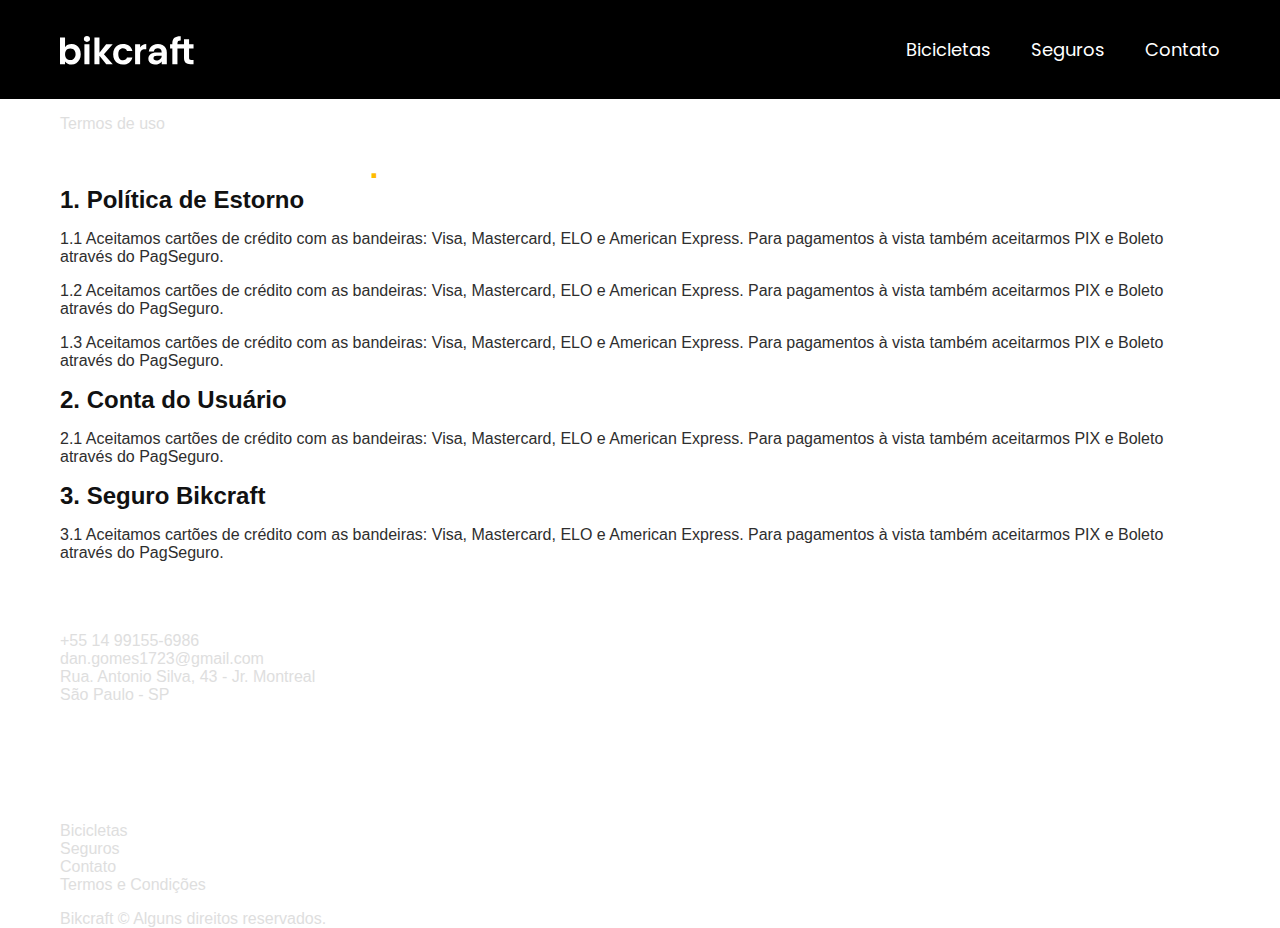
<file: termos.html>
<!DOCTYPE html>
<html lang="pt-br">
  <head>
    <meta charset="UTF-8" />
    <meta name="viewport" content="width=device-width, initial-scale=1.0" />
    <title>Termos e Condições | Bikcraft</title>
    <meta name="description" content="Termos e condições" />
    <link rel="preload" href="./css/style.css" as="style" />
    <link rel="stylesheet" href="./css/style.css" />
    <link rel="preconnect" href="https://fonts.googleapis.com" />
    <link rel="preconnect" href="https://fonts.gstatic.com" crossorigin />
    <link
      href="https://fonts.googleapis.com/css2?family=Merriweather:ital,opsz,wght@0,18..144,300..900;1,18..144,300..900&family=Poppins:ital,wght@0,100;0,200;0,300;0,400;0,500;0,600;0,700;0,800;0,900;1,100;1,200;1,300;1,400;1,500;1,600;1,700;1,800;1,900&family=Roboto:ital,wght@0,100..900;1,100..900&display=swap"
      rel="stylesheet"
    />
  </head>
  <body class="termos">
    <header class="header-bg">
      <div class="header container">
        <a href="./"><img src="img/bikcraft.svg" alt="Bikcraft" /></a>
        <nav aria-label="primaria">
          <ul class="header-menu font-1-m cor-0">
            <li><a href="./bicicletas.html">Bicicletas</a></li>
            <li><a href="./seguros.html">Seguros</a></li>
            <li><a href="./contato.html">Contato</a></li>
          </ul>
        </nav>
      </div>
    </header>

    <main>
      <div class="titulo-bg">
        <div class="titulo container">
          <p class="font-2-l-b cor-3">Termos de uso</p>
          <h1 class="font-1-xxl cor-0">
            termos e condições <span class="cor-p1">.</span>
          </h1>
        </div>
      </div>

      <div class="termos font-2-s cor-10 container">
        <h2 class="font-1-xl cor-11">1. Política de Estorno</h2>
        <p>
          1.1 Aceitamos cartões de crédito com as bandeiras: Visa, Mastercard,
          ELO e American Express. Para pagamentos à vista também aceitarmos PIX
          e Boleto através do PagSeguro.
        </p>
        <p>
          1.2 Aceitamos cartões de crédito com as bandeiras: Visa, Mastercard,
          ELO e American Express. Para pagamentos à vista também aceitarmos PIX
          e Boleto através do PagSeguro.
        </p>
        <p>
          1.3 Aceitamos cartões de crédito com as bandeiras: Visa, Mastercard,
          ELO e American Express. Para pagamentos à vista também aceitarmos PIX
          e Boleto através do PagSeguro.
        </p>
        <h2 class="font-1-xl cor-11">2. Conta do Usuário</h2>
        <p>
          2.1 Aceitamos cartões de crédito com as bandeiras: Visa, Mastercard,
          ELO e American Express. Para pagamentos à vista também aceitarmos PIX
          e Boleto através do PagSeguro.
        </p>
        <h2 class="font-1-xl cor-11">3. Seguro Bikcraft</h2>
        <p>
          3.1 Aceitamos cartões de crédito com as bandeiras: Visa, Mastercard,
          ELO e American Express. Para pagamentos à vista também aceitarmos PIX
          e Boleto através do PagSeguro.
        </p>
      </div>
    </main>

    <footer class="footer-bg">
      <div class="footer container">
        <img src="./img/bikcraft.svg" alt="Bikcraft" />
        <div class="footer-contato">
          <h3 class="font-2-l-b cor-0">Contato</h3>
          <ul class="font-2-m cor-3">
            <li><a href="tel:+5514991556986">+55 14 99155-6986</a></li>
            <li>
              <a href="mailto:dan.gomes1723@gmail.com"
                >dan.gomes1723@gmail.com</a
              >
            </li>
            <li>Rua. Antonio Silva, 43 - Jr. Montreal</li>
            <li>São Paulo - SP</li>
          </ul>
        </div>
        <div class="footer-redes">
          <a href="./"
            ><img src="./img/redes/instagram.svg" alt="Instagram"
          /></a>
          <a href="./"><img src="./img/redes/facebook.svg" alt="Facebook" /></a>
          <a href="./"><img src="./img/redes/youtube.svg" alt="Youtube" /></a>
        </div>
        <div class="footer-informacoes">
          <h3 class="font-2-l-b cor-0">Informações</h3>
          <nav>
            <ul class="font-1-m cor-3">
              <li><a href="./bicicletas.html">Bicicletas</a></li>
              <li><a href="./seguros.html">Seguros</a></li>
              <li><a href="./contato.html">Contato</a></li>
              <li><a href="./termos.html">Termos e Condições</a></li>
            </ul>
          </nav>
        </div>
        <p class="footer-copy font-2-m cor-3">
          Bikcraft © Alguns direitos reservados.
        </p>
      </div>
    </footer>
      
    <script src="./js/script.js"></script>
  </body>
</html>
</file>
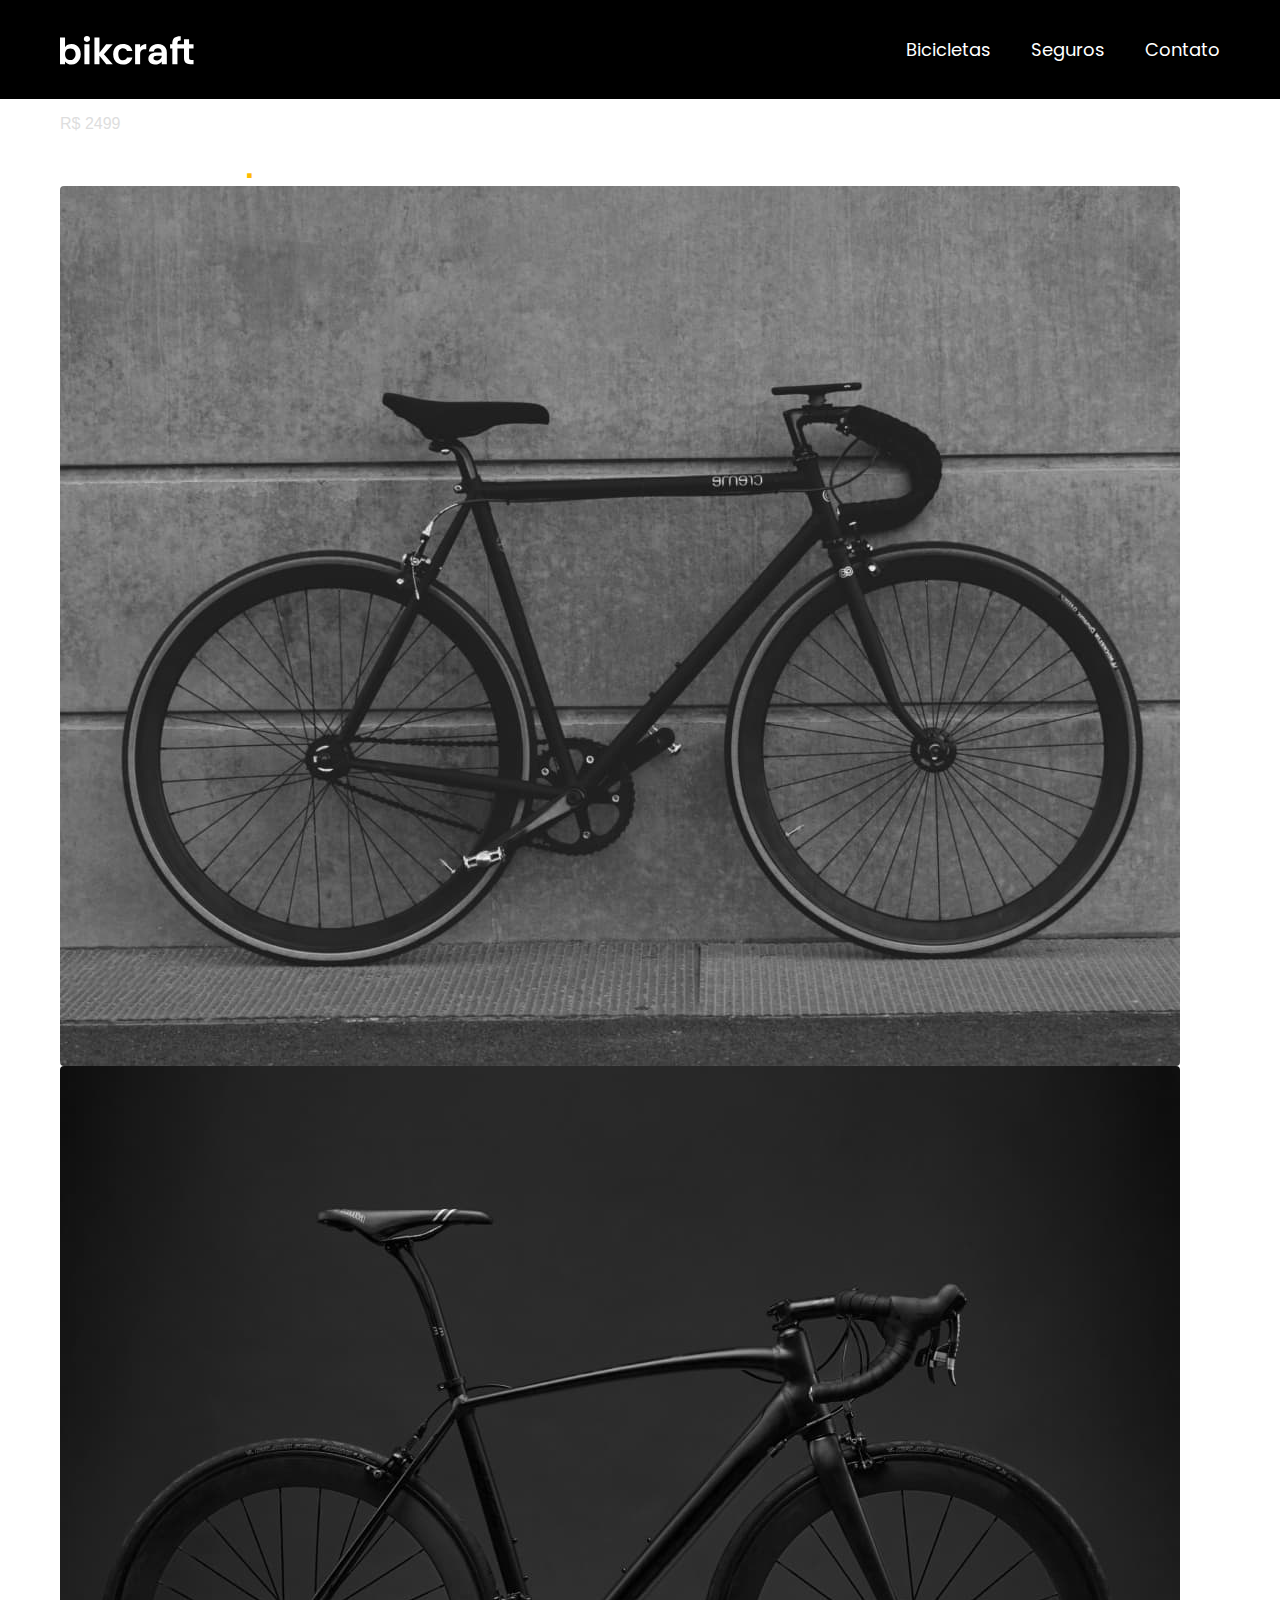
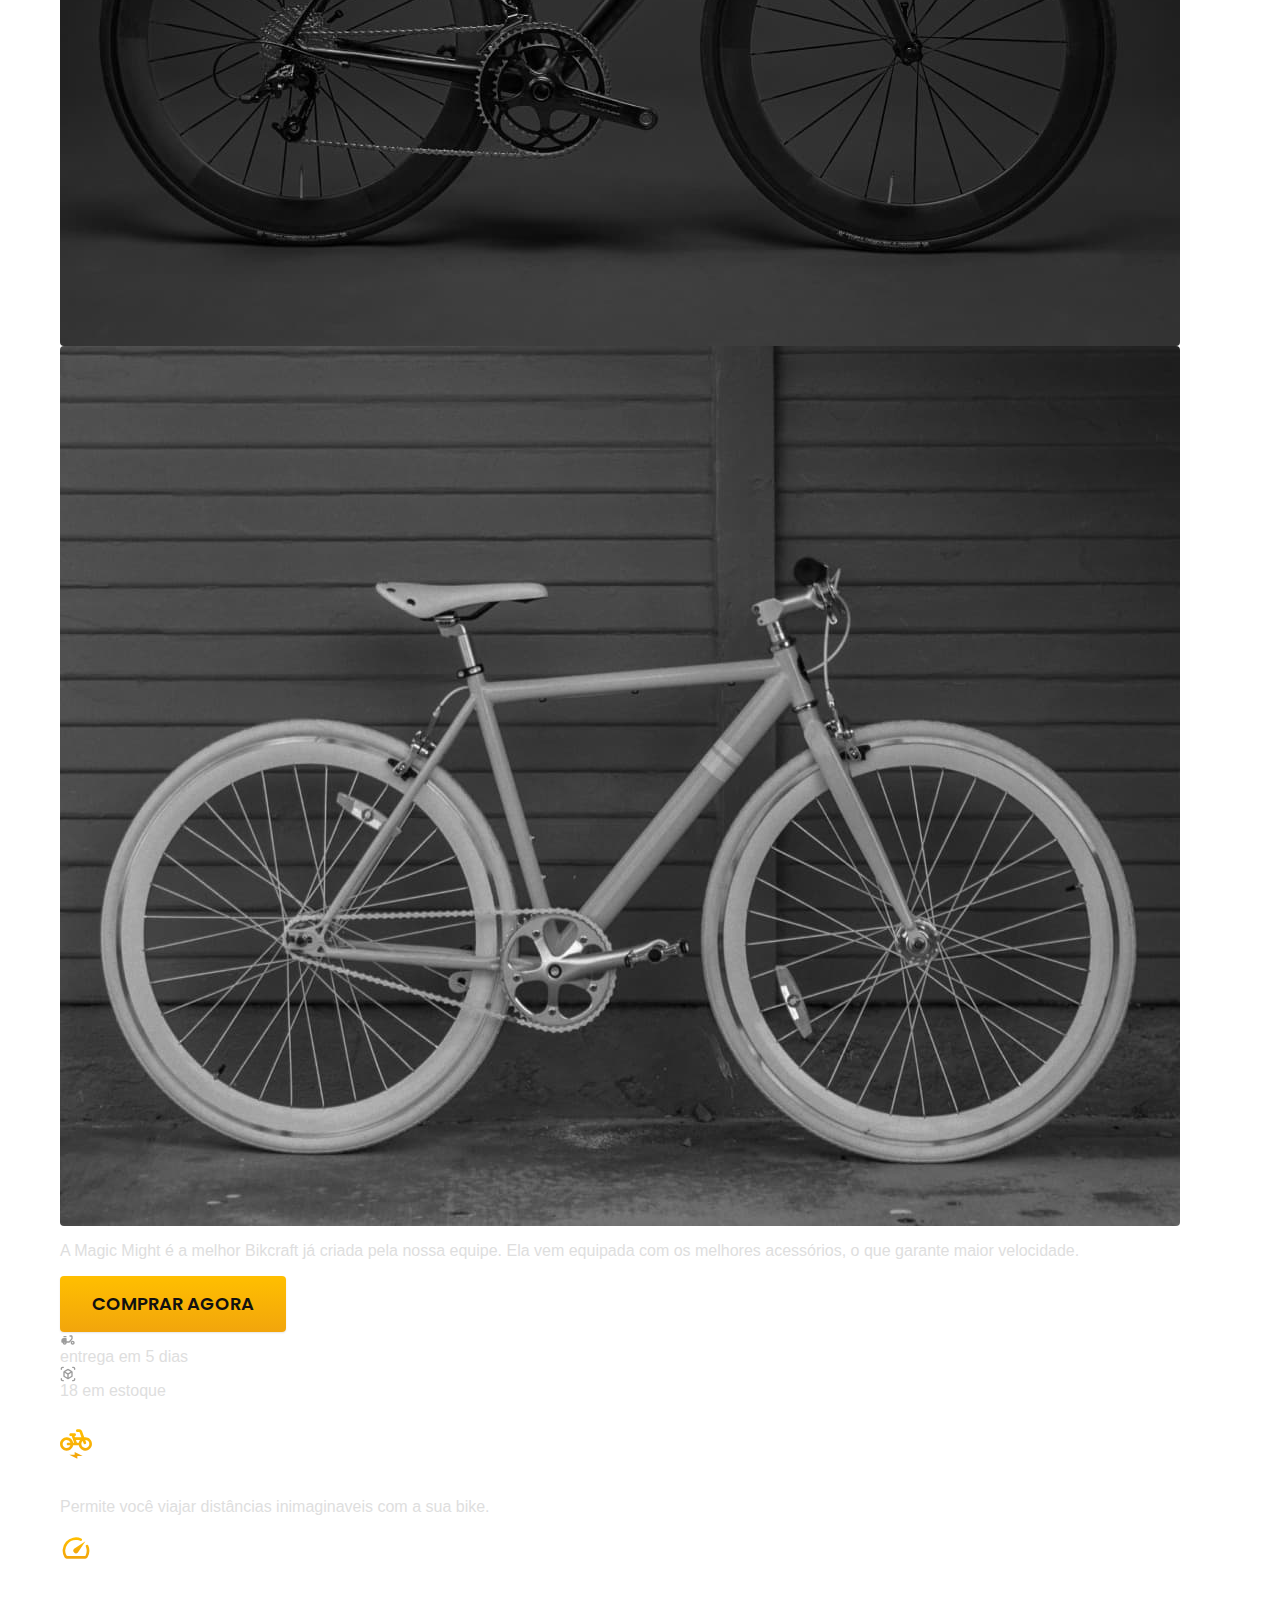
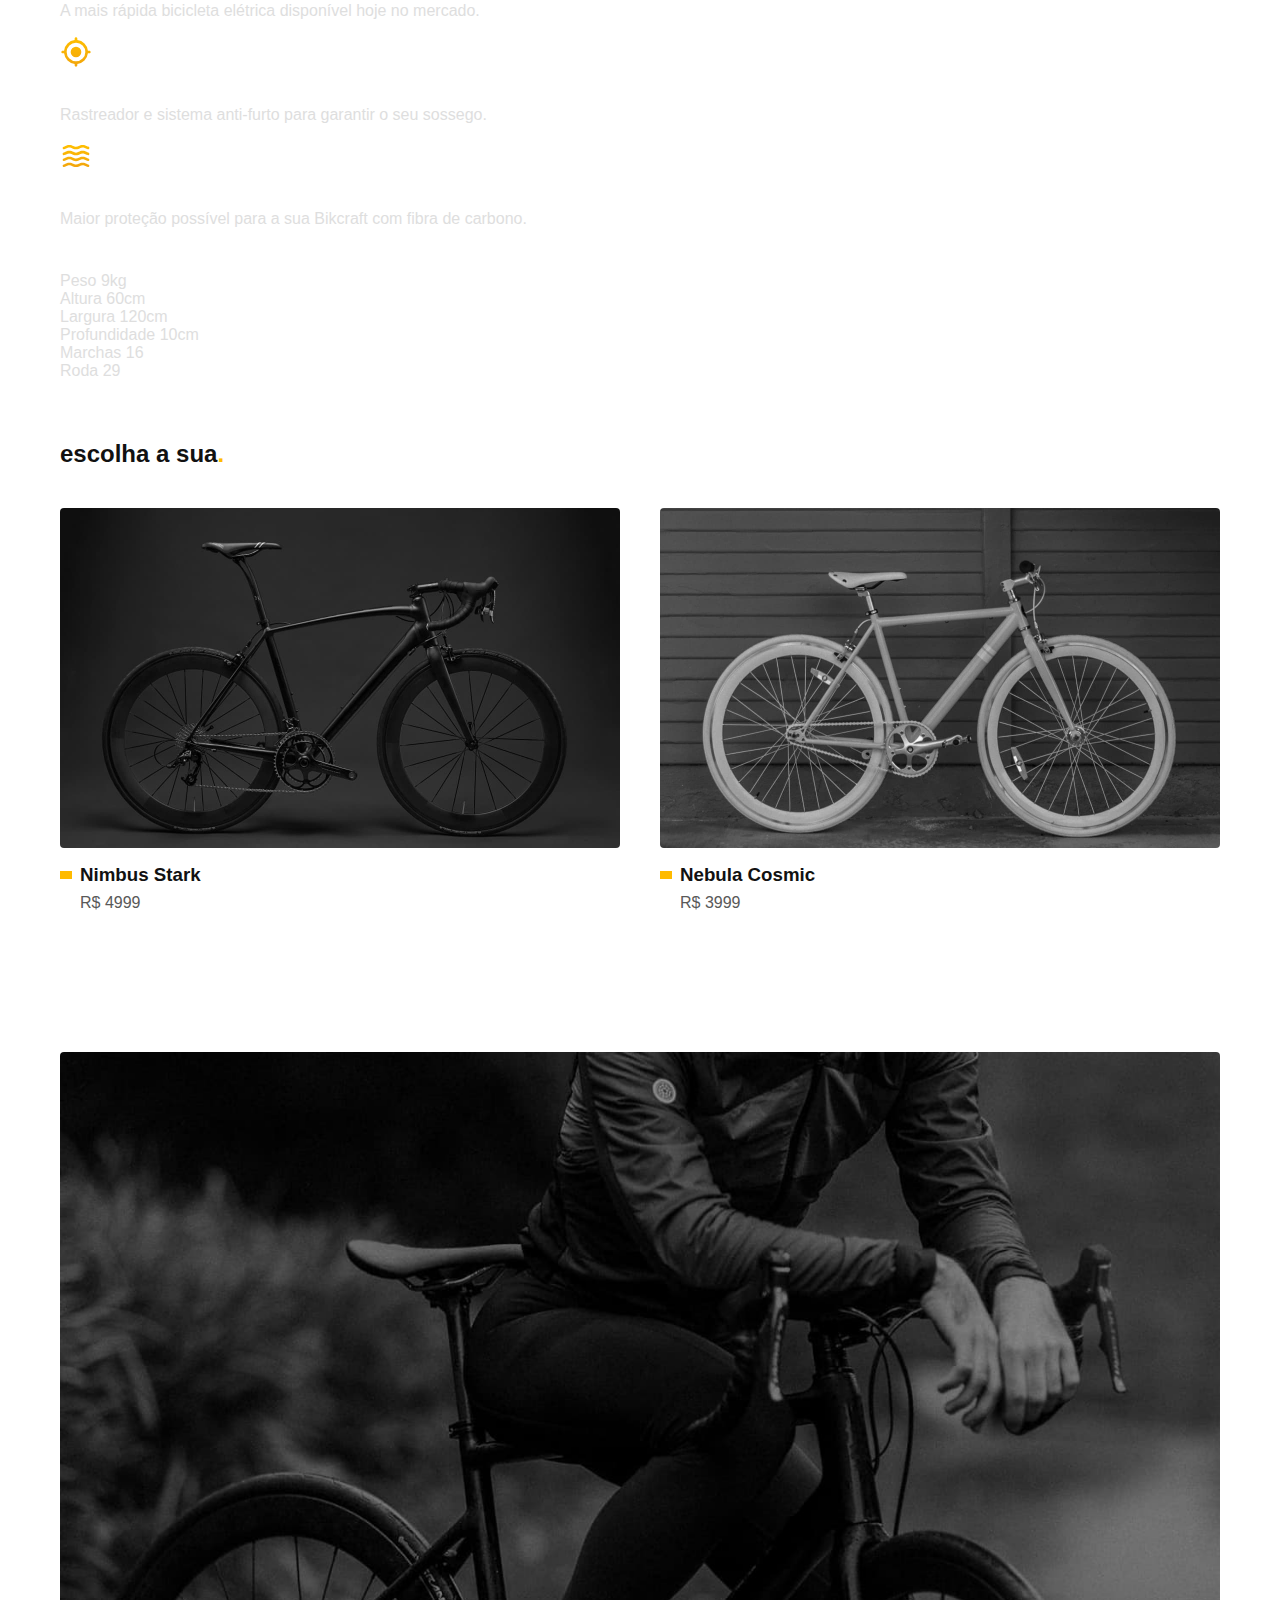
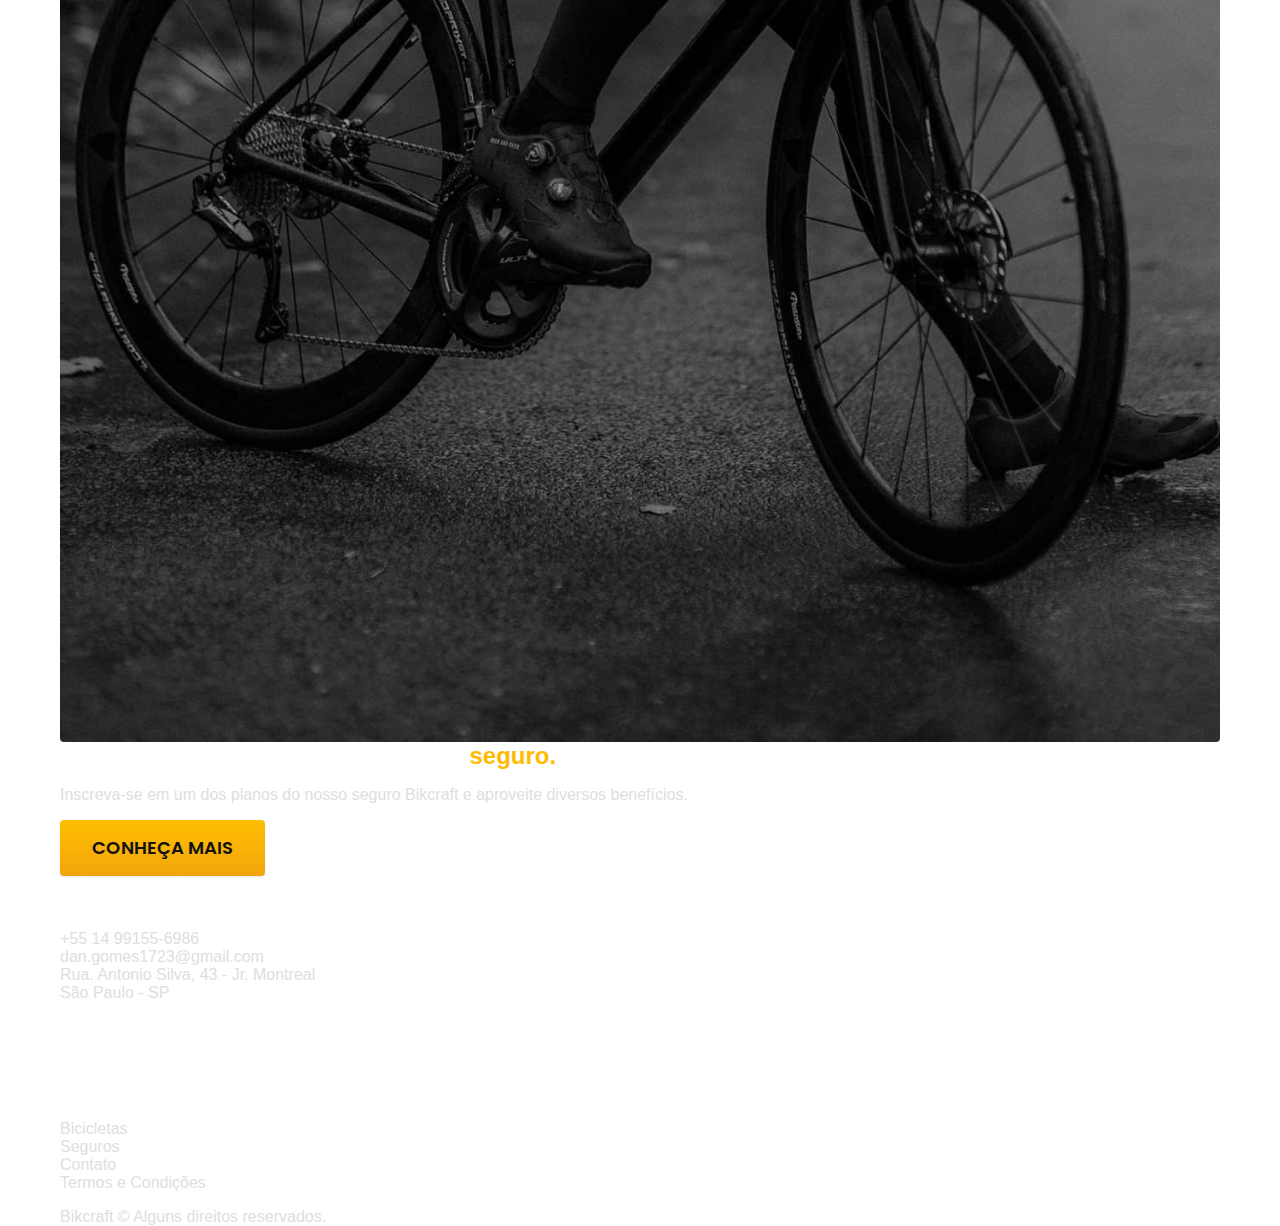
<file: bicicletas/magic.html>
<!DOCTYPE html>
<html lang="pt-br">
  <head>
    <meta charset="UTF-8" />
    <meta name="viewport" content="width=device-width, initial-scale=1.0" />
    <title>Magic | Bikcraft</title>
    <meta name="description" content="Magic" />
    <link rel="stylesheet" href="../css/style.css" />
    <link rel="preconnect" href="https://fonts.googleapis.com" />
    <link rel="preconnect" href="https://fonts.gstatic.com" crossorigin />
    <link
      href="https://fonts.googleapis.com/css2?family=Merriweather:ital,opsz,wght@0,18..144,300..900;1,18..144,300..900&family=Poppins:ital,wght@0,100;0,200;0,300;0,400;0,500;0,600;0,700;0,800;0,900;1,100;1,200;1,300;1,400;1,500;1,600;1,700;1,800;1,900&family=Roboto:ital,wght@0,100..900;1,100..900&display=swap"
      rel="stylesheet"
    />
  </head>
  <body id="bicicleta">
    <header class="header-bg">
      <div class="header container">
        <a href="../"><img src="../img/bikcraft.svg" alt="Bikcraft" /></a>
        <nav aria-label="primaria">
          <ul class="header-menu font-1-m cor-0">
            <li><a href="../bicicletas.html">Bicicletas</a></li>
            <li><a href="../seguros.html">Seguros</a></li>
            <li><a href="../contato.html">Contato</a></li>
          </ul>
        </nav>
      </div>
    </header>

    <main class="titulo-bg">
      <div>
        <div class="titulo container">
          <p class="font-1-xl cor-3">R$ 2499</p>
          <h1 class="font-1-xxl cor-0">
            Magic Might<span class="cor-p1">.</span>
          </h1>
        </div>
      </div>
      <div class="bicicleta container">
        <div class="bicicleta-imagens">
          <img src="../img/bicicleta/nimbus2.jpg" alt="" />
          <img src="../img/bicicleta/nimbus1.jpg" alt="" />
          <img src="../img/bicicleta/nimbus3.jpg" alt="" />
        </div>
        <div class="bicicleta-conteudo">
          <p class="font-2-l cor-3">
            A Magic Might é a melhor Bikcraft já criada pela nossa equipe. Ela
            vem equipada com os melhores acessórios, o que garante maior
            velocidade.
          </p>
          <div class="bicicleta-comprar">
            <a class="botao" href="../orcamento.html">Comprar Agora</a>
            <span class="font-1-xs cor-3"
              ><img src="../img/icones/entrega.svg" alt="" />entrega em 5
              dias</span
            >
            <span class="font-1-xs cor-3"
              ><img src="../img/icones/estoque.svg" alt="" /> 18 em
              estoque</span
            >
          </div>
          <h2 class="font-1-xs cor-0">Informações</h2>
          <ul class="bicicleta-informacoes">
            <li>
              <img src="../img/icones/eletrica.svg" alt="" />
              <h3 class="font-1-m cor-0">Motor Elétrico</h3>
              <p class="font-2-xs cor-3">
                Permite você viajar distâncias inimaginaveis com a sua bike.
              </p>
            </li>
            <li>
              <img src="../img/icones/velocidade.svg" alt="" />
              <h3 class="font-1-m cor-0">45 km/h</h3>
              <p class="font-2-xs cor-3">
                A mais rápida bicicleta elétrica disponível hoje no mercado.
              </p>
            </li>
            <li>
              <img src="../img/icones/rastreador.svg" alt="" />
              <h3 class="font-1-m cor-0">Rastreador</h3>
              <p class="font-2-xs cor-3">
                Rastreador e sistema anti-furto para garantir o seu sossego.
              </p>
            </li>
            <li>
              <img src="../img/icones/carbono.svg" alt="" />
              <h3 class="font-1-m cor-0">Fibra de Carbono</h3>
              <p class="font-2-xs cor-3">
                Maior proteção possível para a sua Bikcraft com fibra de
                carbono.
              </p>
            </li>
          </ul>
          <h2 class="font-1-xs cor-0">Ficha técnica</h2>
          <ul class="bicicleta-ficha font-1-s cor-3">
            <li>Peso <span>9kg</span></li>
            <li>Altura <span>60cm</span></li>
            <li>Largura <span>120cm</span></li>
            <li>Profundidade <span>10cm</span></li>
            <li>Marchas <span>16</span></li>
            <li>Roda <span>29</span></li>
          </ul>
        </div>
      </div>
    </main>

    <article class="bicicletas-lista container">
      <h2 class="font-1-xxl">
        escolha a sua<span class="cor-p1">.</span>
      </h2>
      <ul class="bicicletas-lista-items">
        <li>
          <a href="./nimbus.html">
            <img src="../img/bicicletas/nimbus.jpg" alt="Bicicleta preta" />
            <h3 class="font-1-xl">Nimbus Stark</h3>
            <span class="font-2-m cor-8">R$ 4999</span>
          </a>
        </li>
        <li>
          <a href="./nebula.html">
            <img
              src="../img/bicicletas/nebula.jpg"
              alt="Bicicleta preta"
            />
            <h3 class="font-1-xl">Nebula Cosmic</h3>
            <span class="font-2-m cor-8">R$ 3999</span>
          </a>
        </li>
      </ul>
    </article>

    <article class="seguro-bg">
      <div class="seguro container">
        <div class="seguro-imagem">
          <img src="../img/fotos/seguros.jpg" alt="Pessoa parada em cima de uma bicicleta.">
        </div>
        <div class="seguro-conteudo">
          <h2 class="font-1-xxl cor-0">Pedale mais tranquilo com o nosso <span class="cor-p1">seguro.</span></h2>
          <p class="font-2-l cor-3">Inscreva-se em um dos planos do nosso seguro Bikcraft e aproveite diversos benefícios.</p>
          <a class="botao" href="../seguros.html">Conheça Mais</a>
        </div>
      </div>
    </article>

    <footer class="footer-bg">
      <div class="footer container">
        <img src="../img/bikcraft.svg" alt="Bikcraft" />
        <div class="footer-contato">
          <h3 class="font-2-l-b cor-0">Contato</h3>
          <ul class="font-2-m cor-3">
            <li><a href="tel:+5514991556986">+55 14 99155-6986</a></li>
            <li>
              <a href="mailto:dan.gomes1723@gmail.com"
                >dan.gomes1723@gmail.com</a
              >
            </li>
            <li>Rua. Antonio Silva, 43 - Jr. Montreal</li>
            <li>São Paulo - SP</li>
          </ul>
        </div>
        <div class="footer-redes">
          <a href="../"
            ><img src="../img/redes/instagram.svg" alt="Instagram"
          /></a>
          <a href="../"
            ><img src="../img/redes/facebook.svg" alt="Facebook"
          /></a>
          <a href="../"><img src="../img/redes/youtube.svg" alt="Youtube" /></a>
        </div>
        <div class="footer-informacoes">
          <h3 class="font-2-l-b cor-0">Informações</h3>
          <nav>
            <ul class="font-1-m cor-3">
              <li><a href="../bicicletas.html">Bicicletas</a></li>
              <li><a href="../seguros.html">Seguros</a></li>
              <li><a href="../contato.html">Contato</a></li>
              <li><a href="../termos.html">Termos e Condições</a></li>
            </ul>
          </nav>
        </div>
        <p class="footer-copy font-2-m cor-3">
          Bikcraft © Alguns direitos reservados.
        </p>
      </div>
    </footer>
  </body>
</html>
</file>
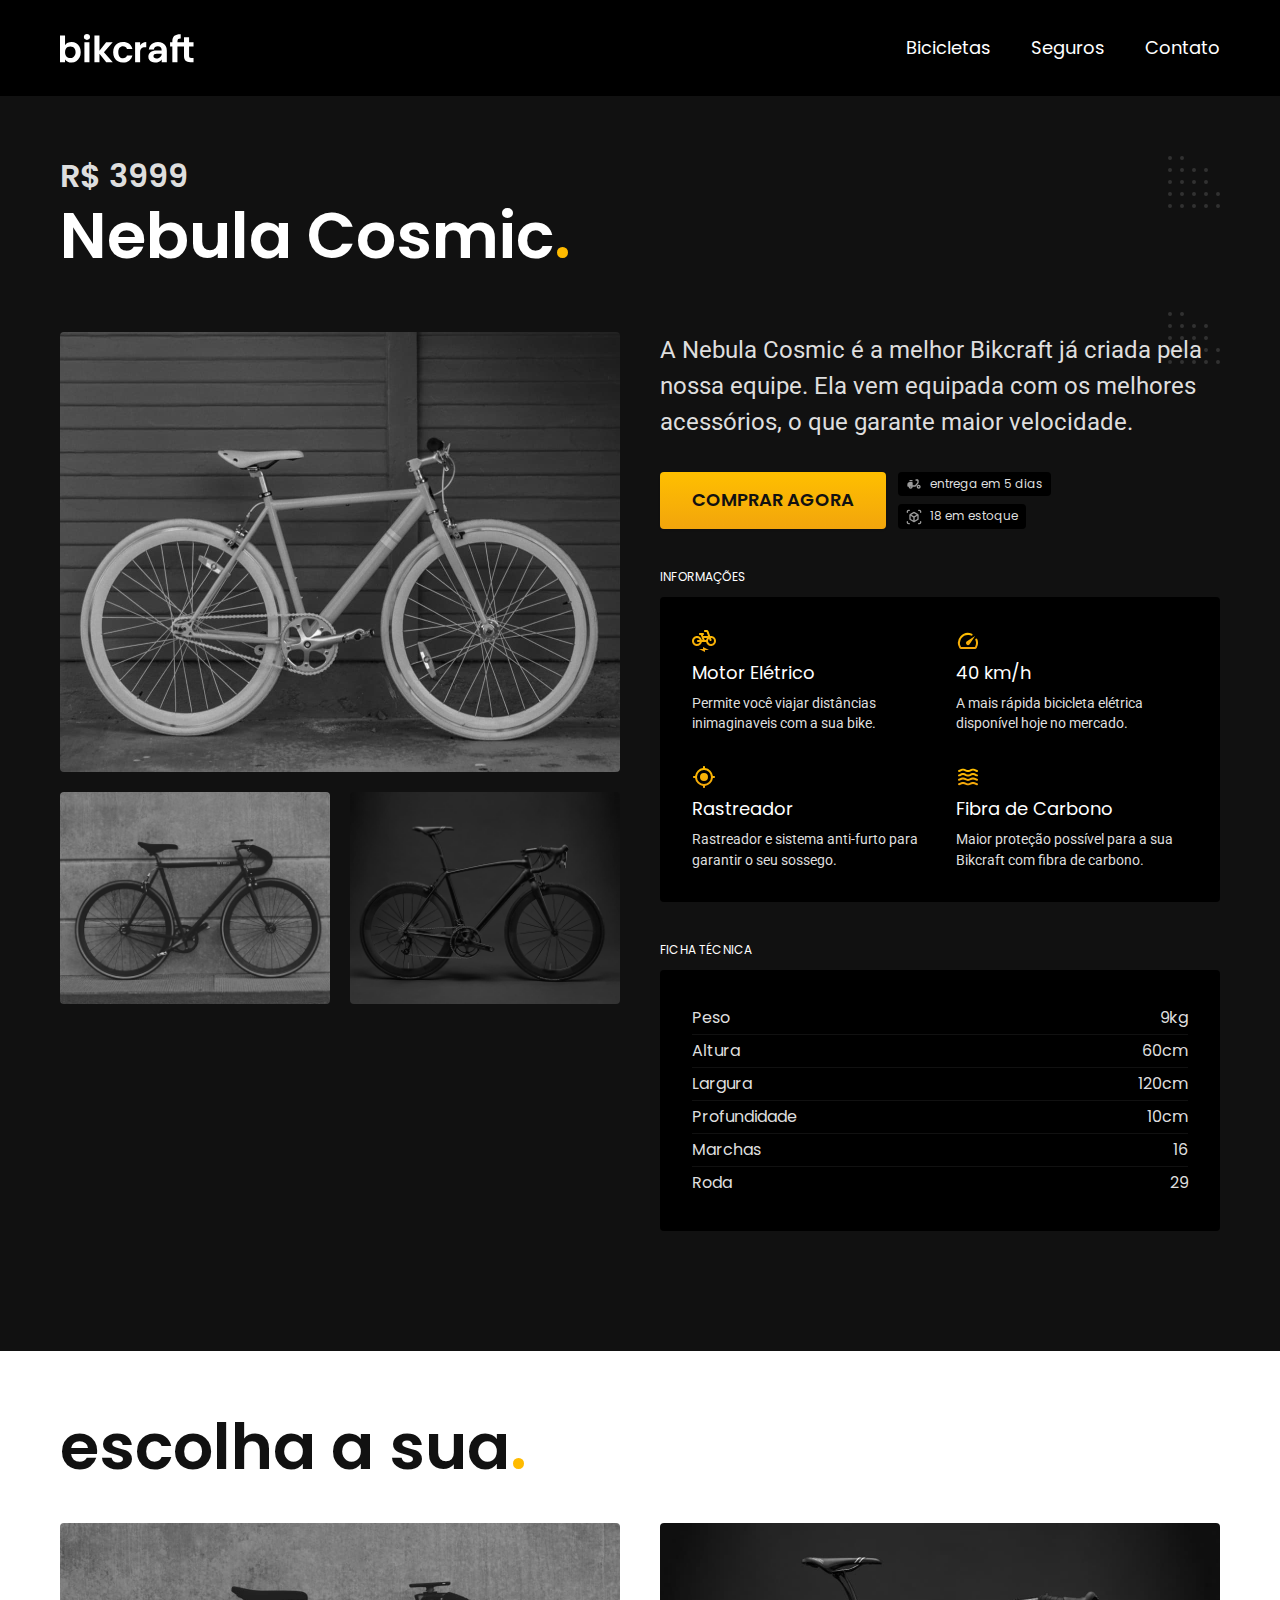
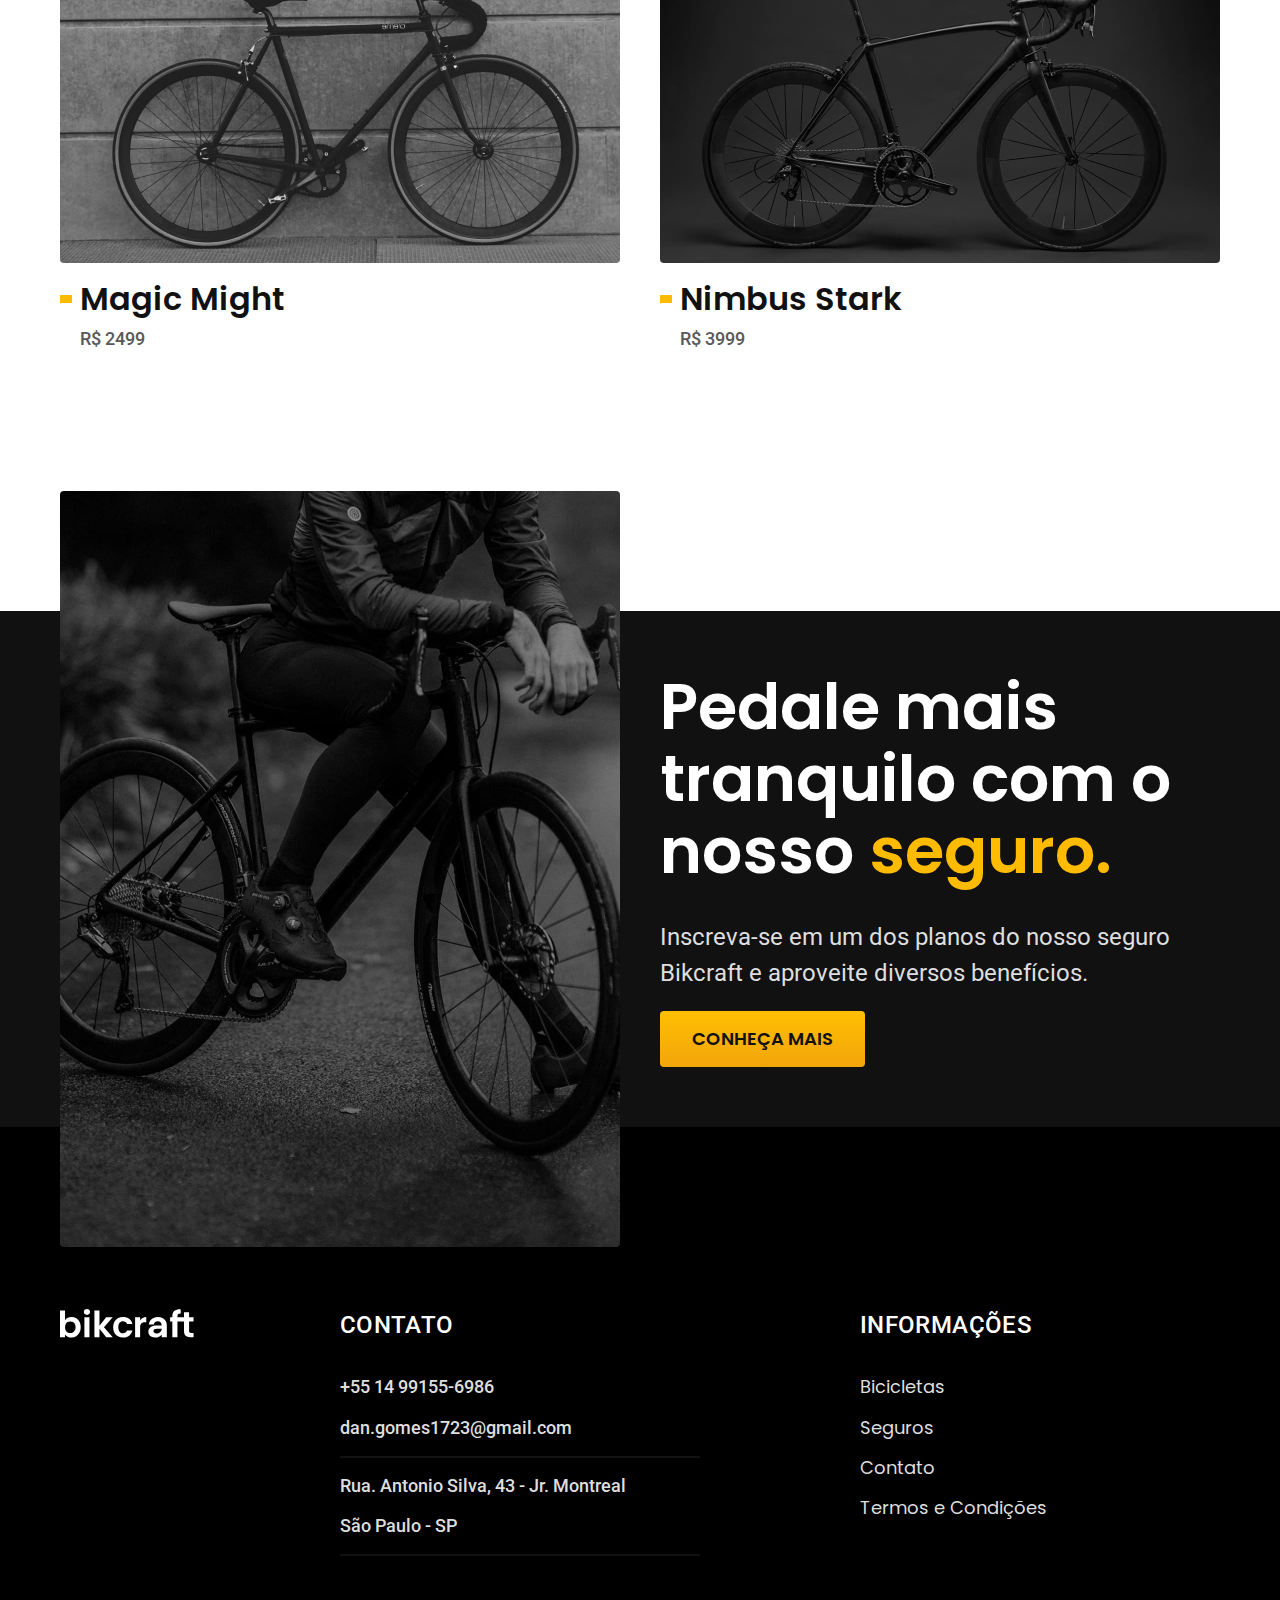
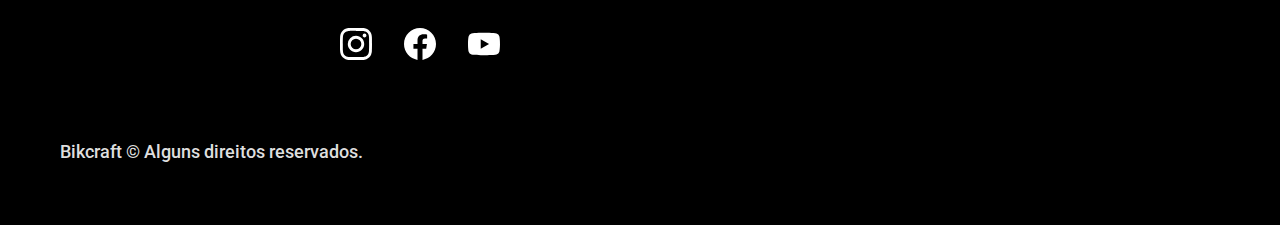
<file: bicicletas/nebula.html>
<!DOCTYPE html>
<html lang="pt-br">
  <head>
    <meta charset="UTF-8" />
    <meta name="viewport" content="width=device-width, initial-scale=1.0" />
    <title>Nebula | Bikcraft</title>
    <meta name="description" content="nebula" />
    <link rel="icon" href="../favicon.svg" type="image/svg+xml" />
    <link rel="stylesheet" href="../css/style.min.css" />
    <script>
      document.documentElement.classList.add("js");
    </script>
    <link rel="preconnect" href="https://fonts.googleapis.com" />
    <link rel="preconnect" href="https://fonts.gstatic.com" crossorigin />
    <link
      href="https://fonts.googleapis.com/css2?family=Merriweather:ital,opsz,wght@0,18..144,300..900;1,18..144,300..900&family=Poppins:ital,wght@0,100;0,200;0,300;0,400;0,500;0,600;0,700;0,800;0,900;1,100;1,200;1,300;1,400;1,500;1,600;1,700;1,800;1,900&family=Roboto:ital,wght@0,100..900;1,100..900&display=swap"
      rel="stylesheet"
    />
  </head>
  <body id="bicicleta">
    <header class="header-bg">
      <div class="header container">
        <a href="../"><img src="../img/bikcraft.svg" alt="Bikcraft" /></a>
        <nav aria-label="primaria">
          <ul class="header-menu font-1-m cor-0">
            <li><a href="../bicicletas.html">Bicicletas</a></li>
            <li><a href="../seguros.html">Seguros</a></li>
            <li><a href="../contato.html">Contato</a></li>
          </ul>
        </nav>
      </div>
    </header>

    <main class="titulo-bg">
      <div>
        <div class="titulo container">
          <p class="font-1-xl cor-3">R$ 3999</p>
          <h1 class="font-1-xxl cor-0">
            Nebula Cosmic<span class="cor-p1">.</span>
          </h1>
        </div>
      </div>
      <div class="bicicleta container">
        <div class="bicicleta-imagens">
          <img src="../img/bicicleta/nimbus3.jpg" alt="Bicicleta 1" />
          <img src="../img/bicicleta/nimbus2.jpg" alt="Bicicleta 2" />
          <img src="../img/bicicleta/nimbus1.jpg" alt="Bicicleta 3" />
        </div>
        <div class="bicicleta-conteudo">
          <p class="font-2-l cor-3">
            A Nebula Cosmic é a melhor Bikcraft já criada pela nossa equipe. Ela
            vem equipada com os melhores acessórios, o que garante maior
            velocidade.
          </p>
          <div class="bicicleta-comprar">
            <a
              class="botao"
              href="../orcamento.html?tipo=bikcraft&produto=nebula"
              >Comprar Agora</a
            >
            <span class="font-1-xs cor-3"
              ><img src="../img/icones/entrega.svg" alt="" />entrega em 5
              dias</span
            >
            <span class="font-1-xs cor-3"
              ><img src="../img/icones/estoque.svg" alt="" /> 18 em
              estoque</span
            >
          </div>
          <h2 class="font-1-xs cor-0">Informações</h2>
          <ul class="bicicleta-informacoes">
            <li>
              <img src="../img/icones/eletrica.svg" alt="" />
              <h3 class="font-1-m cor-0">Motor Elétrico</h3>
              <p class="font-2-xs cor-3">
                Permite você viajar distâncias inimaginaveis com a sua bike.
              </p>
            </li>
            <li>
              <img src="../img/icones/velocidade.svg" alt="" />
              <h3 class="font-1-m cor-0">40 km/h</h3>
              <p class="font-2-xs cor-3">
                A mais rápida bicicleta elétrica disponível hoje no mercado.
              </p>
            </li>
            <li>
              <img src="../img/icones/rastreador.svg" alt="" />
              <h3 class="font-1-m cor-0">Rastreador</h3>
              <p class="font-2-xs cor-3">
                Rastreador e sistema anti-furto para garantir o seu sossego.
              </p>
            </li>
            <li>
              <img src="../img/icones/carbono.svg" alt="" />
              <h3 class="font-1-m cor-0">Fibra de Carbono</h3>
              <p class="font-2-xs cor-3">
                Maior proteção possível para a sua Bikcraft com fibra de
                carbono.
              </p>
            </li>
          </ul>
          <h2 class="font-1-xs cor-0">Ficha técnica</h2>
          <ul class="bicicleta-ficha font-1-s cor-3">
            <li>Peso <span>9kg</span></li>
            <li>Altura <span>60cm</span></li>
            <li>Largura <span>120cm</span></li>
            <li>Profundidade <span>10cm</span></li>
            <li>Marchas <span>16</span></li>
            <li>Roda <span>29</span></li>
          </ul>
        </div>
      </div>
    </main>

    <article class="bicicletas-lista container">
      <h2 class="font-1-xxl">escolha a sua<span class="cor-p1">.</span></h2>
      <ul class="bicicletas-lista-items">
        <li>
          <a href="./magic.html">
            <img src="../img/bicicletas/magic.jpg" alt="Bicicleta preta" />
            <h3 class="font-1-xl">Magic Might</h3>
            <span class="font-2-m cor-8">R$ 2499</span>
          </a>
        </li>
        <li>
          <a href="./nimbus.html">
            <img src="../img/bicicletas/nimbus.jpg" alt="Bicicleta preta" />
            <h3 class="font-1-xl">Nimbus Stark</h3>
            <span class="font-2-m cor-8">R$ 3999</span>
          </a>
        </li>
      </ul>
    </article>

    <article class="seguro-bg">
      <div class="seguro container">
        <div class="seguro-imagem">
          <img
            src="../img/fotos/seguros.jpg"
            alt="Pessoa parada em cima de uma bicicleta."
          />
        </div>
        <div class="seguro-conteudo">
          <h2 class="font-1-xxl cor-0">
            Pedale mais tranquilo com o nosso
            <span class="cor-p1">seguro.</span>
          </h2>
          <p class="font-2-l cor-3">
            Inscreva-se em um dos planos do nosso seguro Bikcraft e aproveite
            diversos benefícios.
          </p>
          <a class="botao" href="../seguros.html">Conheça Mais</a>
        </div>
      </div>
    </article>

    <footer class="footer-bg">
      <div class="footer container">
        <img src="../img/bikcraft.svg" alt="Bikcraft" />
        <div class="footer-contato">
          <h3 class="font-2-l-b cor-0">Contato</h3>
          <ul class="font-2-m cor-3">
            <li><a href="tel:+5514991556986">+55 14 99155-6986</a></li>
            <li>
              <a href="mailto:dan.gomes1723@gmail.com"
                >dan.gomes1723@gmail.com</a
              >
            </li>
            <li>Rua. Antonio Silva, 43 - Jr. Montreal</li>
            <li>São Paulo - SP</li>
          </ul>
        </div>
        <div class="footer-redes">
          <a href="../"
            ><img src="../img/redes/instagram.svg" alt="Instagram"
          /></a>
          <a href="../"
            ><img src="../img/redes/facebook.svg" alt="Facebook"
          /></a>
          <a href="../"><img src="../img/redes/youtube.svg" alt="Youtube" /></a>
        </div>
        <div class="footer-informacoes">
          <h3 class="font-2-l-b cor-0">Informações</h3>
          <nav>
            <ul class="font-1-m cor-3">
              <li><a href="../bicicletas.html">Bicicletas</a></li>
              <li><a href="../seguros.html">Seguros</a></li>
              <li><a href="../contato.html">Contato</a></li>
              <li><a href="../termos.html">Termos e Condições</a></li>
            </ul>
          </nav>
        </div>
        <p class="footer-copy font-2-m cor-3">
          Bikcraft © Alguns direitos reservados.
        </p>
      </div>
    </footer>
    <script src="../js/script.js"></script>
  </body>
</html>
</file>
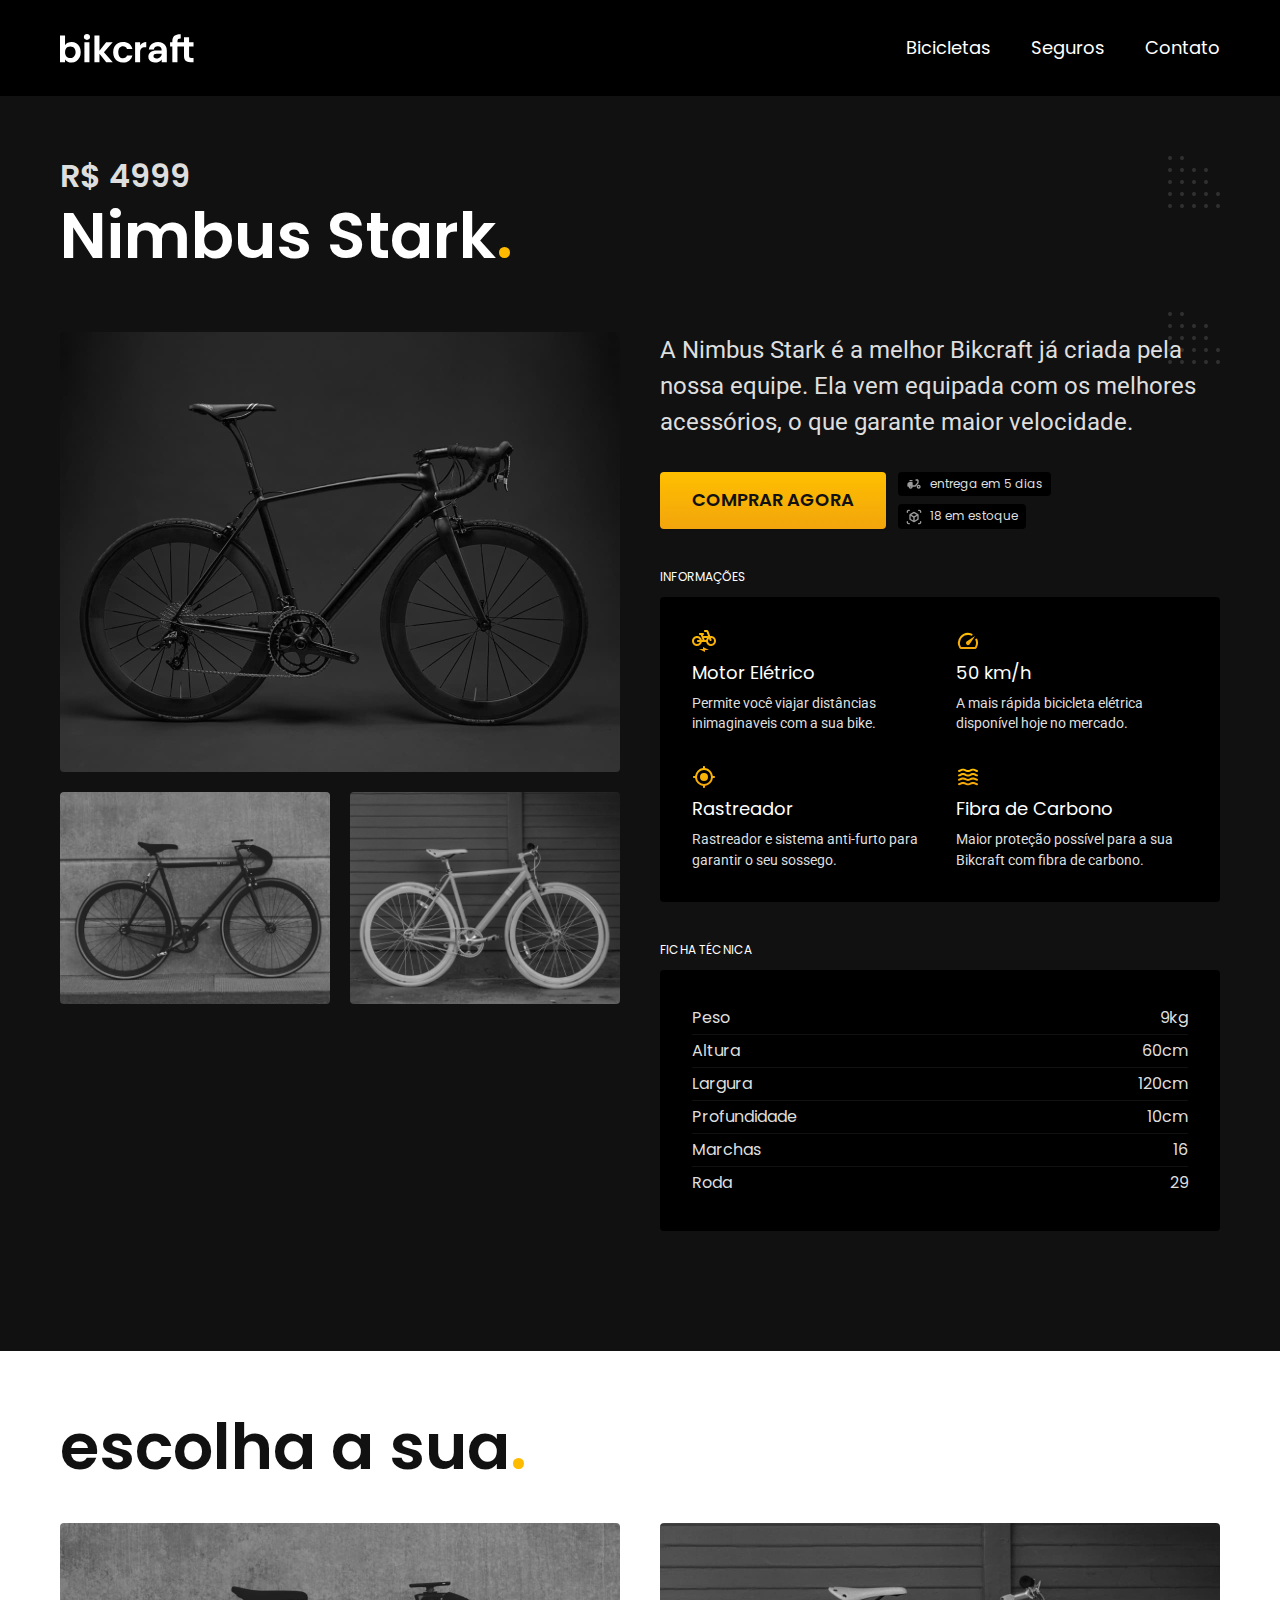
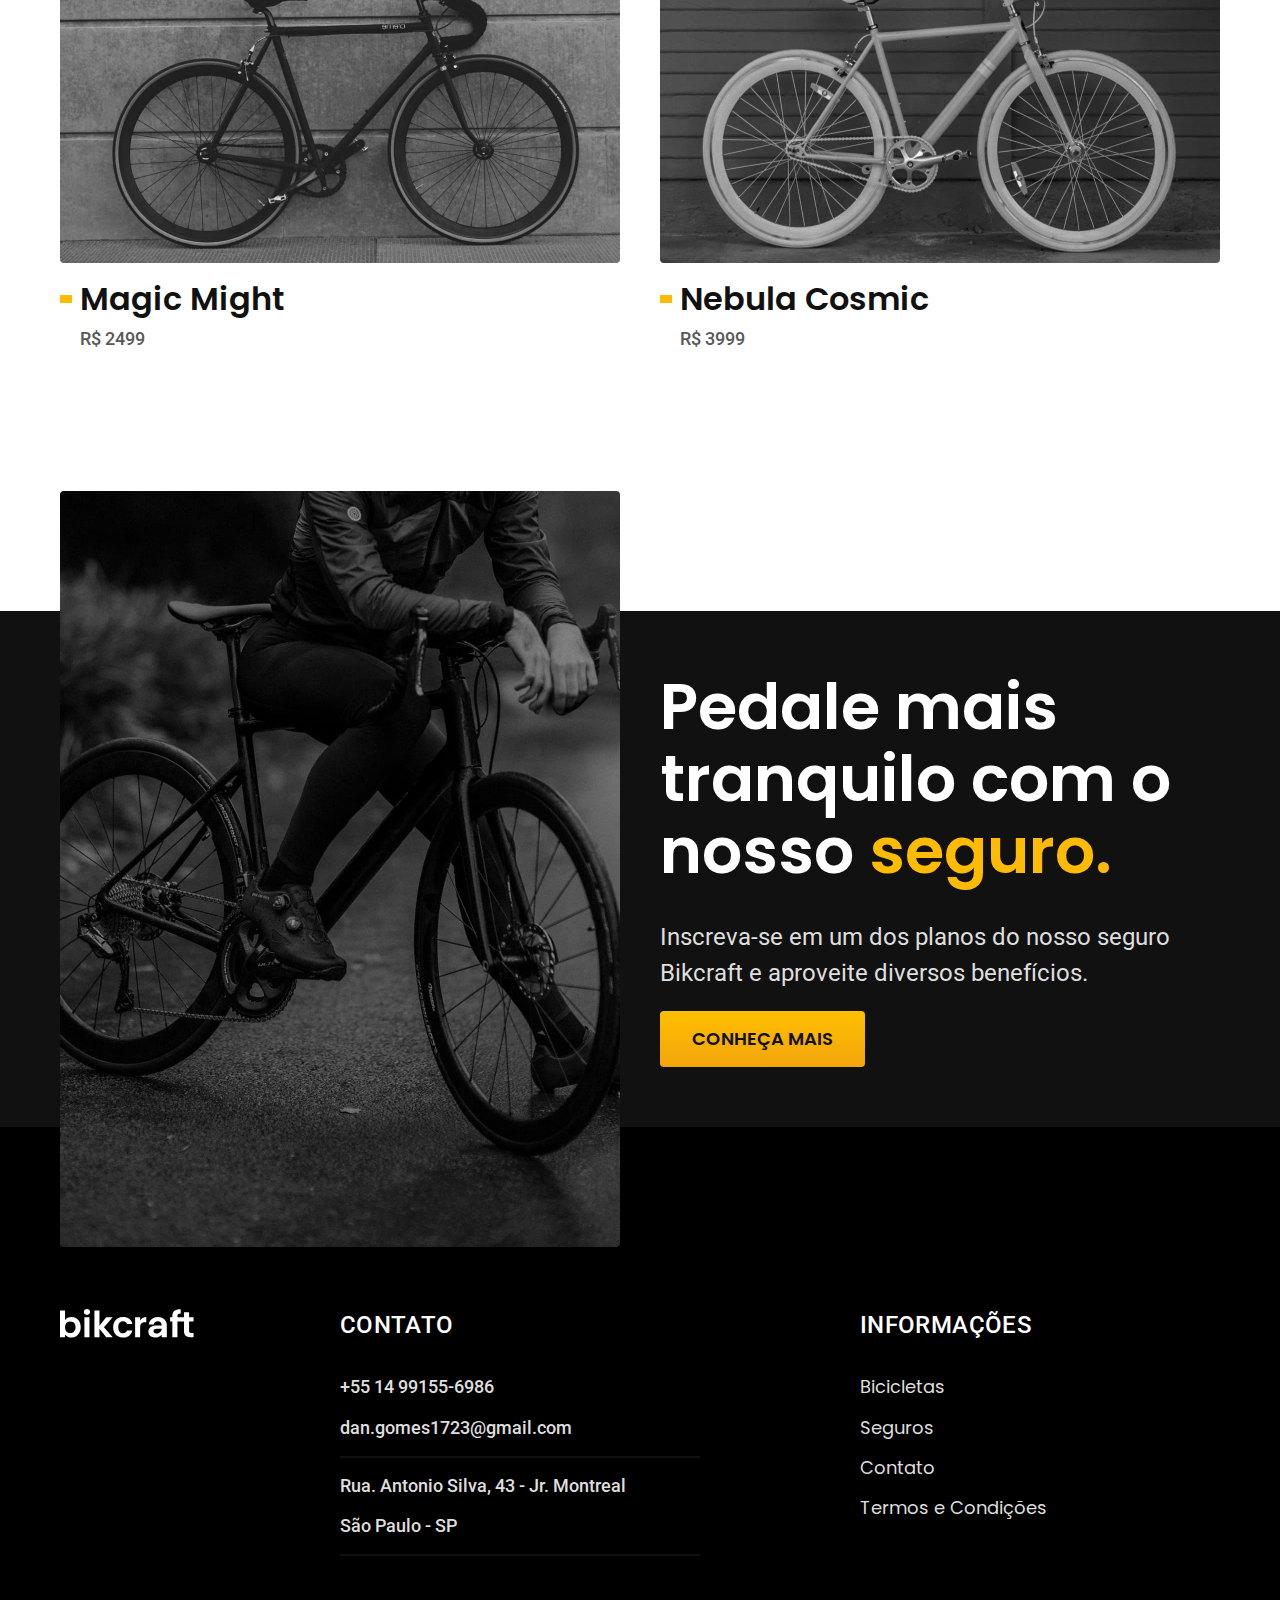
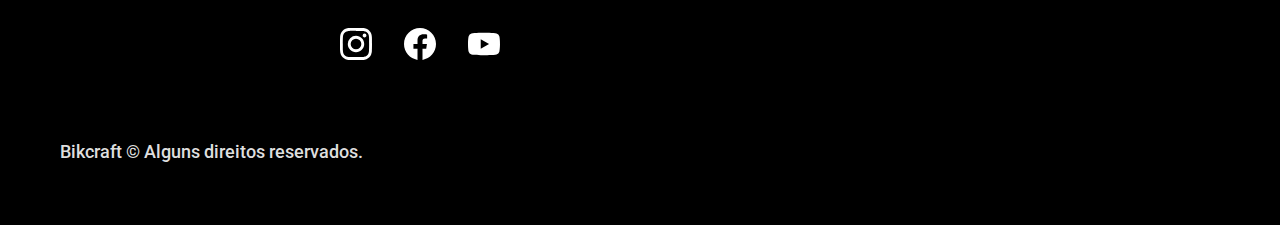
<file: bicicletas/nimbus.html>
<!DOCTYPE html>
<html lang="pt-br">
  <head>
    <meta charset="UTF-8" />
    <meta name="viewport" content="width=device-width, initial-scale=1.0" />
    <title>Nimbus | Bikcraft</title>
    <meta name="description" content="nimbus" />
    <link rel="icon" href="../favicon.svg" type="image/svg+xml" />
    <link rel="stylesheet" href="../css/style.min.css" />
    <script>
      document.documentElement.classList.add("js");
    </script>
    <link rel="preconnect" href="https://fonts.googleapis.com" />
    <link rel="preconnect" href="https://fonts.gstatic.com" crossorigin />
    <link
      href="https://fonts.googleapis.com/css2?family=Merriweather:ital,opsz,wght@0,18..144,300..900;1,18..144,300..900&family=Poppins:ital,wght@0,100;0,200;0,300;0,400;0,500;0,600;0,700;0,800;0,900;1,100;1,200;1,300;1,400;1,500;1,600;1,700;1,800;1,900&family=Roboto:ital,wght@0,100..900;1,100..900&display=swap"
      rel="stylesheet"
    />
  </head>
  <body id="bicicleta">
    <header class="header-bg">
      <div class="header container">
        <a href="../"><img src="../img/bikcraft.svg" alt="Bikcraft" /></a>
        <nav aria-label="primaria">
          <ul class="header-menu font-1-m cor-0">
            <li><a href="../bicicletas.html">Bicicletas</a></li>
            <li><a href="../seguros.html">Seguros</a></li>
            <li><a href="../contato.html">Contato</a></li>
          </ul>
        </nav>
      </div>
    </header>

    <main class="titulo-bg">
      <div>
        <div class="titulo container">
          <p class="font-1-xl cor-3">R$ 4999</p>
          <h1 class="font-1-xxl cor-0">
            Nimbus Stark<span class="cor-p1">.</span>
          </h1>
        </div>
      </div>
      <div class="bicicleta container">
        <div class="bicicleta-imagens">
          <img src="../img/bicicleta/nimbus1.jpg" alt="Bicicleta 1" />
          <img src="../img/bicicleta/nimbus2.jpg" alt="Bicicleta 2" />
          <img src="../img/bicicleta/nimbus3.jpg" alt="Bicicleta 3" />
        </div>
        <div class="bicicleta-conteudo">
          <p class="font-2-l cor-3">
            A Nimbus Stark é a melhor Bikcraft já criada pela nossa equipe. Ela
            vem equipada com os melhores acessórios, o que garante maior
            velocidade.
          </p>
          <div class="bicicleta-comprar">
            <a
              class="botao"
              href="../orcamento.html?tipo=bikcraft&produto=nimbus"
              >Comprar Agora</a
            >
            <span class="font-1-xs cor-3"
              ><img src="../img/icones/entrega.svg" alt="" />entrega em 5
              dias</span
            >
            <span class="font-1-xs cor-3"
              ><img src="../img/icones/estoque.svg" alt="" /> 18 em
              estoque</span
            >
          </div>
          <h2 class="font-1-xs cor-0">Informações</h2>
          <ul class="bicicleta-informacoes">
            <li>
              <img src="../img/icones/eletrica.svg" alt="" />
              <h3 class="font-1-m cor-0">Motor Elétrico</h3>
              <p class="font-2-xs cor-3">
                Permite você viajar distâncias inimaginaveis com a sua bike.
              </p>
            </li>
            <li>
              <img src="../img/icones/velocidade.svg" alt="" />
              <h3 class="font-1-m cor-0">50 km/h</h3>
              <p class="font-2-xs cor-3">
                A mais rápida bicicleta elétrica disponível hoje no mercado.
              </p>
            </li>
            <li>
              <img src="../img/icones/rastreador.svg" alt="" />
              <h3 class="font-1-m cor-0">Rastreador</h3>
              <p class="font-2-xs cor-3">
                Rastreador e sistema anti-furto para garantir o seu sossego.
              </p>
            </li>
            <li>
              <img src="../img/icones/carbono.svg" alt="" />
              <h3 class="font-1-m cor-0">Fibra de Carbono</h3>
              <p class="font-2-xs cor-3">
                Maior proteção possível para a sua Bikcraft com fibra de
                carbono.
              </p>
            </li>
          </ul>
          <h2 class="font-1-xs cor-0">Ficha técnica</h2>
          <ul class="bicicleta-ficha font-1-s cor-3">
            <li>Peso <span>9kg</span></li>
            <li>Altura <span>60cm</span></li>
            <li>Largura <span>120cm</span></li>
            <li>Profundidade <span>10cm</span></li>
            <li>Marchas <span>16</span></li>
            <li>Roda <span>29</span></li>
          </ul>
        </div>
      </div>
    </main>

    <article class="bicicletas-lista container">
      <h2 class="font-1-xxl">escolha a sua<span class="cor-p1">.</span></h2>
      <ul class="bicicletas-lista-items">
        <li>
          <a href="./magic.html">
            <img src="../img/bicicletas/magic.jpg" alt="Bicicleta preta" />
            <h3 class="font-1-xl">Magic Might</h3>
            <span class="font-2-m cor-8">R$ 2499</span>
          </a>
        </li>
        <li>
          <a href="./nebula.html">
            <img src="../img/bicicletas/nebula.jpg" alt="Bicicleta preta" />
            <h3 class="font-1-xl">Nebula Cosmic</h3>
            <span class="font-2-m cor-8">R$ 3999</span>
          </a>
        </li>
      </ul>
    </article>

    <article class="seguro-bg">
      <div class="seguro container">
        <div class="seguro-imagem">
          <img
            src="../img/fotos/seguros.jpg"
            alt="Pessoa parada em cima de uma bicicleta."
          />
        </div>
        <div class="seguro-conteudo">
          <h2 class="font-1-xxl cor-0">
            Pedale mais tranquilo com o nosso
            <span class="cor-p1">seguro.</span>
          </h2>
          <p class="font-2-l cor-3">
            Inscreva-se em um dos planos do nosso seguro Bikcraft e aproveite
            diversos benefícios.
          </p>
          <a class="botao" href="../seguros.html">Conheça Mais</a>
        </div>
      </div>
    </article>

    <footer class="footer-bg">
      <div class="footer container">
        <img src="../img/bikcraft.svg" alt="Bikcraft" />
        <div class="footer-contato">
          <h3 class="font-2-l-b cor-0">Contato</h3>
          <ul class="font-2-m cor-3">
            <li><a href="tel:+5514991556986">+55 14 99155-6986</a></li>
            <li>
              <a href="mailto:dan.gomes1723@gmail.com"
                >dan.gomes1723@gmail.com</a
              >
            </li>
            <li>Rua. Antonio Silva, 43 - Jr. Montreal</li>
            <li>São Paulo - SP</li>
          </ul>
        </div>
        <div class="footer-redes">
          <a href="../"
            ><img src="../img/redes/instagram.svg" alt="Instagram"
          /></a>
          <a href="../"
            ><img src="../img/redes/facebook.svg" alt="Facebook"
          /></a>
          <a href="../"><img src="../img/redes/youtube.svg" alt="Youtube" /></a>
        </div>
        <div class="footer-informacoes">
          <h3 class="font-2-l-b cor-0">Informações</h3>
          <nav>
            <ul class="font-1-m cor-3">
              <li><a href="../bicicletas.html">Bicicletas</a></li>
              <li><a href="../seguros.html">Seguros</a></li>
              <li><a href="../contato.html">Contato</a></li>
              <li><a href="../termos.html">Termos e Condições</a></li>
            </ul>
          </nav>
        </div>
        <p class="footer-copy font-2-m cor-3">
          Bikcraft © Alguns direitos reservados.
        </p>
      </div>
    </footer>
    <script src="../js/script.js"></script>
  </body>
</html>
</file>
<file: css/style.css>
@import "./global/global.css";
@import "./utilidades/tipografia.css";
@import "./utilidades/cores.css";

@import "./global/header.css";

/* Utilidades */
@import "./utilidades/componentes.css";

/* Home */
@import "./home/introducao.css";
@import "./home/tecnologia.css";

/* Bicicletas */
@import "./bicicletas/bicicletas-lista.css";
</file>
<file: css/style.min.css>
body{margin:0;font-family:Arial,Helvetica,sans-serif;color:#111;height:600px}blockquote,dd,h1,h2,h3,h4,p,ul{margin:0}ul{padding:0;list-style:none}a{text-decoration:none;color:inherit}img{max-width:100%;height:auto;display:block}img[src$=".jpg"]{border-radius:4px}.font-1-xs{font:400 0.75rem/1.35 Poppins,sans-serif}.font-2-xs{font:400 0.875rem/1.43 Roboto,sans-serif}.font-1-s{font:400 1rem/1.5 Poppins,sans-serif}.font-2-s{font:400 1.5rem/1.5 Roboto,sans-serif}.font-1-m,.font-1-m-b{font:400 1.125rem/1.35 Poppins,sans-serif}.font-1-m-b{font-weight:600}.font-2-m{font:500 1.125rem/1.35 Roboto,sans-serif}.font-1-l{font:400 1.5rem/1.5 Poppins,sans-serif}.font-2-l,.font-2-l-b{font:400 1.5rem/1.5 Roboto,sans-serif}.font-2-l-b{font-weight:500;letter-spacing:.015em;text-transform:uppercase}.font-1-xl{font:600 2rem/1.25 Poppins,sans-serif}.font-2-xl{font:500 2rem/1.25 Roboto,sans-serif}.font-1-xxl{font:600 4rem/1.125 Poppins,sans-serif}@media (max-width:1200px){.font-1-xxl{font-size:3rem}.font-2-l,.font-2-l-b{font-size:1.125rem}}:root{--cor-0:#ffffff;--cor-1:#F7F7F7;--cor-2:#EDEDED;--cor-3:#DEDEDE;--cor-4:#CCCCCC;--cor-5:#b2b2b2 --cor-6: #9C9C9C;--cor-7:#717171;--cor-8:#595959;--cor-9:#404040;--cor-10:#2e2e2e;--cor-11:#111111;--cor-12:#000000;--cor-p1:#ffbb00;--cor-p2:#E4A30B;--cor-p3:#A66F00;--cor-p4:#664400;--cor-p5:#332200}.cor-0{color:var(--cor-0)}.cor-1{color:var(--cor-1)}.cor-2{color:var(--cor-2)}.cor-3{color:var(--cor-3)}.cor-5{color:var(--cor-5)}.cor-6{color:var(--cor-6)}.cor-7{color:var(--cor-7)}.cor-8{color:var(--cor-8)}.cor-10{color:var(--cor-10)}.cor-11{color:var(--cor-11)}.cor-12{color:var(--cor-12)}.cor-p1{color:var(--cor-p1)}.cor-p2{color:var(--cor-p2)}.cor-p3{color:var(--cor-p3)}.cor-p4{color:var(--cor-p4)}.cor-p5{color:var(--cor-p5)}.js .fadeInDown{transform:translate3d(0,-20px,0)}.js .fadeInUp{transform:translate3d(0,20px,0)}.js .fadeInRight{transform:translate3d(20px,0,0)}.js .fadeInLeft{transform:translate3d(-20px,0,0)}.js [data-anime]{opacity:0}.js .anime{opacity:1;transform:none;transition:transform .8s,opacity .8s}.header-bg{background-color:var(--cor-12)}.header{display:flex;flex-wrap:wrap;gap:20px;justify-content:space-between;align-items:center;padding-top:20px;padding-bottom:20px}.header-menu{display:flex;flex-wrap:wrap;gap:40px}.header-menu a{display:inline-block;padding:16px 0;position:relative}.header-menu a::after{content:"";display:block;height:2px;width:0%;background-color:var(--cor-0);margin-top:4px;transition:.3s;position:absolute}.header-menu a.ativo::after,.header-menu a:hover::after{width:100%}@media (max-width:800px){.header-menu{gap:20px}.header-menu a{background:var(--cor-11);padding:12px 16px;border-radius:4px}.header-menu a:hover{background-color:var(--cor-10)}.header-menu a::after{display:none}}@media (max-width:600px){.header-menu{gap:12px}.header-menu a{padding:8px 12px;font-size:14px}}.footer-bg{background-color:var(--cor-12)}.footer{display:grid;grid-template-columns:1fr 2fr 1.5fr;gap:40px;padding-top:60px;padding-bottom:60px}.footer h3{margin-bottom:32px}.footer-contato ul{margin-bottom:32px}.footer-contato li:nth-child(2n):after{content:"";display:block;max-width:360px;height:2px;background:var(--cor-11);margin-top:16px}.footer li{margin-bottom:16px}.footer-informacoes{grid-column:3;grid-row:1/-1}.footer-redes{grid-column:2;display:flex;gap:32px}.footer a:hover{color:var(--cor-0)}.footer-copy{grid-column:1/-1;margin-top:40px}@media (max-width:800px){.footer>img{display:none}.footer{grid-template-columns:1fr 1fr}.footer-redes{grid-column:1}}@media (max-width:600px){.footer{grid-template-columns:1fr;gap:60px}.footer-copy{margin-top:0}}.container{box-sizing:border-box;max-width:1200px;padding-left:20px;padding-right:20px;margin-left:auto;margin-right:auto}.botao{display:inline-block;padding:16px 32px;background:linear-gradient(#ffbf00,#f2a50c);border-radius:4px;box-shadow:0 1px 2px rgba(0,0,0,.1);text-transform:uppercase;color:var(cor-p5);font:600 1.125rem/1.35 Poppins,sans-serif;max-width:max-content;border:none;cursor:pointer}.botao:hover{background:linear-gradient(#ffb60d,#e59317)}.botao.secundario{background:var(--cor-10);color:var(--cor-2)}.botao.secundario:hover{background:var(--cor-9)}.botao.seta{display:flex;align-items:center}.botao.seta::after{content:"";display:inline-block;width:18px;height:10px;margin-left:12px;background:url("../img/icones/seta.svg");transition:transform .2s}.botao.seta:hover::after{transform:translateX(4px)}@media (max-width:600px){.botao{padding:12px 16px;font-size:1rem}}.link{display:inline-block;color:var(--cor-p1);font:500 1.5rem/1.5 Poppins,sans-serif;text-transform:uppercase}.link::after{content:"";display:block;width:100%;height:4px;background-color:currentColor}.link:hover{color:var(--cor-0)}.titulo-bg{padding-top:60px;padding-bottom:60px;background-color:var(--cor-11)}.titulo{background:url("../img/dec/top-right.svg") no-repeat top right 20px}.titulo p{margin-bottom:4px}@media (max-width:800px){.titulo-bg{padding-top:40px;padding-bottom:40px}.titulo p{font-size:1rem;text-transform:lowercase;font-weight:400}}.form{display:grid;grid-template-columns:1fr 1fr;gap:20px}.form label{display:block;font:400 1rem/1.5 Poppins,sans-serif;margin-bottom:4px}.form .col-2{grid-column:span 2}.form input[type=email],.form input[type=text],.form textarea{font:400 1rem/1.5 Roboto,sans-serif;background:var(--cor-1);border:1px solid var(--cor-2);padding:12px;border-radius:4px;width:100%;box-sizing:border-box}.form input[type=email]:focus,.form input[type=text]:focus,.form textarea:focus{outline:0;border-color:var(--cor-p1);background:var(--cor-0);box-shadow:0 0 0 2px #fea}@media (max-width:600px){.form{grid-template-columns:1fr}.form .col-2{grid-column:1}}.introducao-bg{background:var(--cor-12) url('../img/dec/bottom-left.svg') no-repeat bottom 160px left 20px;box-shadow:inset 0 -120px var(--cor-0)}.introducao{display:grid;grid-template-columns:1fr 1fr;gap:0 40px}.introducao-conteudo{align-self:end;padding-bottom:200px}.introducao img{width:100%;height:100%;object-fit:cover;border-radius:4px}.introducao h1{margin-bottom:32px}.introducao p{margin-bottom:20px}@media (max-width:800px){.introducao-bg{background:#111;padding:40px;box-shadow:inset 0 -60px #fff}.introducao{grid-template-columns:1fr;gap:32px}.introducao-conteudo{padding-bottom:0}.introducao h1{margin-bottom:16px}.introducao img{height:300px;width:100%}}@media (max-width:800px){.font-1-xxl{font-size:2rem}.font-1-xl,.font-2-xl{font-size:1.5rem}}.tecnologia-bg{background-color:var(--cor-11);box-shadow:inset 0 80px var(--cor-0),inset 0 -80px var(--cor-0)}.tecnologia{display:grid;grid-template-columns:1fr 1fr;gap:40px}.tecnologia-imagem img{width:100%;height:100%;object-fit:cover;object-position:left}.tecnologia-conteudo{padding-top:160px;padding-bottom:160px}.tecnologia-conteudo>span{display:block;margin-bottom:20px}.tecnologia-conteudo h2{margin-bottom:32px}.tecnologia-conteudo>p{margin-bottom:20px}.tecnologia-conteudo a{margin-bottom:80px}.tecnologia-vantagens{display:flex;gap:40px}.tecnologia-vantagens h3{margin-bottom:8px;width:max-content}.tecnologia-vantagens img{width:24px;margin-bottom:8px}@media (max-width:800px){.tecnologia-bg{box-shadow:initial}.tecnologia{grid-template-columns:1fr}.tecnologia-conteudo{padding-top:60px;padding-bottom:60px}.tecnologia-imagem{display:none}.tecnologia-conteudo a{margin-bottom:60px}}@media (max-width:600px){.tecnologia-vantagens{flex-direction:column}}.parceiros{padding-top:60px;padding-bottom:120px}.parceiros h2{margin-bottom:60px}.parceiros ul{padding:0 20px;max-width:1400px;display:grid;grid-template-columns:repeat(4,1fr);margin:0 auto}.parceiros li{display:flex;padding:32px;border-left:2px solid var(--cor-2)}.parceiros img{margin:auto}.parceiros li:first-child,.parceiros li:nth-child(5){border-left:none}.parceiros li:nth-child(n+5){border-top:2px solid var(--cor-2)}@media (max-width:800px){.parceiros{padding-bottom:60px}.parceiros li{padding:20px}.parceiros h2{margin-bottom:20px}.parceiros ul{grid-template-columns:repeat(2,1fr)}.parceiros li:nth-child(n+3){border-top:2px solid var(--cor-2)}.parceiros li:nth-child(odd){border-left:none}}.depoimento{display:grid;grid-template-columns:1fr 1fr;background-color:var(--cor-p1);overflow:hidden}.depoimento img{width:100%;height:100%;object-fit:cover;border-radius:0}.depoimento-conteudo{padding:40px 40px 80px 80px;align-self:end;background:url('../img/dec/bottom-right-p.svg') no-repeat bottom 40px right 40px}.depoimento-conteudo p{max-width:32ch;font-family:Merriweather,serif;font-style:italic;font-weight:900;margin-bottom:32px;position:relative}.depoimento p::after,.depoimento p::before{font-size:5rem;color:var(--cor-p2);position:absolute}.depoimento p::before{content:"“";left:-50px;top:-20px}.depoimento p::after{content:"”"}@media (min-width:1200px){.depoimento img{max-height:520px}}@media (max-width:800px){.depoimento{grid-template-columns:1fr;text-align:center}.depoimento img{max-height:200px}.depoimento-conteudo{padding:40px 20px;margin:auto}}.bicicletas-lista{padding-top:60px;padding-bottom:120px}.bicicletas-lista h2{margin-bottom:40px}.bicicletas-lista-items{display:flex;gap:40px;padding:0 20px 20px 20px;max-width:1400px;margin-left:auto;margin-right:auto;overflow-x:auto}#bicicleta .bicicletas-lista-items{padding:0 0 20px 0}.bicicletas-lista-items li{flex:1;min-width:280px}.bicicletas-lista a{display:block}.bicicletas-lista img{margin-bottom:16px}.bicicletas-lista h3{margin-bottom:8px;display:flex;align-items:center}.bicicletas-lista h3::before{content:"";display:inline-block;height:8px;width:12px;margin-right:8px;background-color:var(--cor-p1);transition:width .2s}.bicicletas-lista a:hover h3::before{width:24px}.bicicletas-lista li span{padding-left:20px}@media (max-width:800px){.bicicletas-lista{padding-bottom:60px}.bicicletas-lista-items{gap:20px}}.bicicletas-bg:nth-child(odd){background:linear-gradient(to right,var(--cor-0) 30%,var(--cor-11) 0)}.bicicletas{display:grid;grid-template-columns:1fr 1fr;gap:40px;padding-top:60px;padding-bottom:60px}.bicicletas-imagem{display:grid}.bicicletas-imagem img{grid-area:1/1}.bicicletas-imagem span{grid-area:1/1;place-self:start end;margin-top:20px;background:var(--cor-12);display:inline-block;padding:8px 16px 8px 8px;border-radius:4px 0 0 4px}.bicicletas-conteudo{display:grid;grid-template-columns:1fr auto;align-content:start}.bicicletas h2,.bicicletas p{grid-column:1/-1}.bicicletas h2{margin-bottom:20px}.bicicletas h2::before{content:"";display:block;width:12px;height:8px;background-color:var(--cor-p1);margin-bottom:8px}.bicicletas p{margin-bottom:32px}.bicicletas a{place-self:end}.bicicletas li{display:flex;align-items:center;gap:8px}.bicicletas ul{display:grid;gap:16px}.bicicletas-conteudo img{width:24px;margin-right:8px}@media (max-width:800px){.bicicletas-bg:nth-child(odd){background:var(--cor-11)}.bicicletas{grid-template-columns:1fr;gap:20px;padding-top:40px;padding-bottom:40px}}@media (max-width:600px){.bicicletas-conteudo{grid-template-columns:1fr}.bicicletas ul{grid-template-columns:1fr 1fr;margin-bottom:32px}.bicicletas a{place-self:start}}.bicicleta{display:grid;grid-template-columns:1fr 1fr;align-items:start;gap:40px;padding-top:60px;padding-bottom:60px;background:url('../img/dec/top-right.svg') no-repeat top 40px right 20px}#bicicleta .titulo p{text-transform:uppercase}.bicicleta-imagens{display:flex;flex-wrap:wrap;gap:20px}.bicicleta-imagens img{flex:1;min-width:200px}.bicicleta-imagens img:first-child{min-width:100%}.bicicleta-conteudo>p{margin-bottom:32px}.bicicleta-comprar{display:grid;grid-template-columns:max-content auto;align-items:center;justify-items:start;gap:8px 12px;margin-bottom:40px}.bicicleta-comprar a{grid-row:span 2}.bicicleta-comprar span{display:flex;align-items:center;background-color:var(--cor-12);gap:8px;padding:4px 8px;border-radius:4px}.bicicleta-conteudo h2{text-transform:uppercase;letter-spacing:.015em;margin-bottom:12px}.bicicleta-ficha,.bicicleta-informacoes{padding:32px;background-color:var(--cor-12);border-radius:4px}.bicicleta-informacoes{margin-bottom:40px;display:grid;grid-template-columns:1fr 1fr;gap:32px}.bicicleta-informacoes img{width:24px;margin-bottom:8px}.bicicleta-informacoes h3{margin-bottom:8px}.bicicleta-ficha li{padding:4px 0;display:flex;justify-content:space-between;border-bottom:1px solid var(--cor-11)}.bicicleta-ficha li:last-child{border-bottom:none}.bicicleta-ficha span{color:var(--cor-6)}@media (max-width:800px){.bicicleta{grid-template-columns:1fr;padding-top:40px;padding-bottom:40px}.bicicleta-imagens{grid-row:2}}@media (max-width:400px){.bicicleta-imagens{grid-template-columns:1fr}.bicicleta-comprar{grid-template-columns:1fr}}.seguro-bg{background-color:var(--cor-11);box-shadow:inset 0 120px var(--cor-0),inset 0 -120px var(--cor-12)}.seguro{display:grid;grid-template-columns:1fr 1fr;gap:40px}.seguro-imagem img{width:100%;height:100%;object-fit:cover}.seguro-conteudo{padding-top:180px;padding-bottom:180px}.seguro h2{margin-bottom:32px}.seguro p{margin-bottom:20px}@media (max-width:800px){.seguro-bg{box-shadow:inset 0 -60px var(--cor-12)}.seguro{grid-template-columns:1fr}.seguro-conteudo{grid-row:1;padding-top:40px;padding-bottom:0}}.seguros-bg{background-color:var(--cor-11)}.seguros{padding-top:60px;padding-bottom:60px;display:grid;grid-template-columns:1fr 1fr;gap:40px;align-items:center}#seguros .seguros{padding-top:0}.seguros h2{grid-column:1/-1}.seguros-item{background-color:var(--cor-12);padding:32px 32px 32px 60px;display:grid;grid-template-columns:1fr auto;border-radius:4px}.seguros-item h3{margin-bottom:40px}.seguros-item span{grid-column:2;display:block;text-align:right}.seguros-item ul{grid-column:1/-1;margin-bottom:32px}.seguros-item li{display:flex;align-items:center;position:relative}.seguros-item li+li{margin-top:20px}.seguros-item li::before{content:"";display:inline-block;width:13px;height:9px;background-image:url("../img/icones/lista.svg");position:absolute;left:-21px}.seguros-item a{grid-column:1/-1;margin-bottom:32px}@media (max-width:800px){.seguros{grid-template-columns:1fr}}.vantagens-bg{background-color:var(--cor-12);--padding:120px}.vantagens{padding-top:var(--padding);padding-bottom:var(--padding)}.vantagens h2{margin-bottom:60px}.vantagens ul{display:grid;grid-template-columns:repeat(auto-fit,minmax(280px,max-content));gap:40px 80px}.vantagens h3,.vantagens img{margin-bottom:8px}@media (max-width:800px){.vantagens-bg{--padding:60px}.vantagens h2{margin-bottom:40px}.vantagens ul{gap:20px}}.perguntas{padding-top:120px;padding-bottom:120px}.perguntas h2{margin-bottom:60px}.perguntas dl>div{padding:20px;border-radius:4px}.perguntas dl>div:nth-child(odd){background-color:var(--cor-4)}.perguntas button{display:grid;grid-template-columns:auto 1fr auto;align-items:center;gap:8px;cursor:pointer;border:none;background:0 0;width:100%;text-align:left}.perguntas button::before{content:"";display:inline-block;width:12px;height:8px;background-color:var(--cor-p1)}.perguntas button::after{content:"";display:inline-block;width:14px;height:6px;background:url('../img/icones/seta-abrir.svg');transition:.3s}.perguntas button:hover::after,.perguntas button[aria-expanded=true]::after{transform:rotate(180deg)}.js .perguntas dd{display:none}.js .perguntas dd.ativa{display:block}.perguntas dd{padding-left:20px;padding-top:16px;max-width:80ch}@media (max-width:800px){.perguntas{padding-top:60px;padding-bottom:60px}.perguntas h2{margin-bottom:40px}}#contato{background:linear-gradient(var(--cor-11) 600px,var(--cor-1) 0);background-repeat:no-repeat}.contato{display:grid;grid-template-columns:5fr 7fr;margin-bottom:300px}.contato-dados,.contato-formulario{padding:60px;box-shadow:0 1px 2px rgba(0,0,0,.1)}.contato-dados{border-radius:5px 0 0 5px;background:var(--cor-12) url("../img/dec/bottom-left.svg") no-repeat bottom 20px left 20px}.contato-formulario{border-radius:0 5px 5px 0;background:var(--cor-0) url("../img/dec/bottom-left.svg") no-repeat bottom 20px right 20px}.contato-dados h2{margin-bottom:60px}.contato-endereco{margin-bottom:32px;padding-left:28px;background:url("../img/icones/local.svg") no-repeat 0 2px}.contato-endereco p{margin-bottom:8px}.contato-meios a{display:block;max-width:max-content;margin-bottom:8px;padding-left:28px}.contato-meios a:hover{color:var(--cor-0)}.contato-meios a:first-child{background:url("../img/icones/email.svg") no-repeat 0 2px}.contato-meios a:nth-child(2){margin-bottom:32px}.contato-meios a:nth-child(3){background:url("../img/icones/telefone.svg") no-repeat 0 2px;margin-bottom:60px}.contato-redes{display:flex;gap:32px;padding-left:28px}@media (max-width:800px){.contato{grid-template-columns:1fr}.contato-dados,.contato-endereco{padding:20px}.contato-dados{border-radius:5px 5px 0 0;background:var(--cor-12)}.contato-formulario{border-radius:0 0 5px 5px}.contato-dados h2,.contato-meios a:nth-child(3){margin-bottom:32px}.contato-redes{margin-bottom:12px}}.lojas{display:grid;grid-template-columns:1fr 1fr;gap:0 40px;padding-bottom:120px}.lojas h2{grid-column:1/-1;margin-bottom:60px}.lojas img{border-radius:4px 4px 0 0}.lojas-item{border-radius:4px;background:var(--cor-0);box-shadow:0 1px 2px rgba(0,0,0,.2)}.lojas-conteudo{display:grid;grid-template-columns:1fr 1fr;gap:32px 16px;padding:32px}.lojas-conteudo h3,.lojas-tempo{grid-column:1/-1}.lojas-dados{display:grid;gap:8px;border-left:2px solid var(--cor-2);padding-left:12px}.lojas-tempo{display:flex;align-items:center;gap:8px}@media (max-width:800px){.lojas{gap:20px;padding-top:60px;padding-bottom:60px}.lojas{margin-bottom:32px}.lojas-conteudo{grid-template-columns:1fr}}@media (max-width:800px){.lojas{grid-template-columns:1fr}}#orcamento{background:linear-gradient(var(--cor-11) 600px,var(--cor-1) 0);background-repeat:no-repeat}.orcamento{display:grid;grid-template-columns:5fr 7fr;padding-bottom:120px}.orcamento h2{text-transform:uppercase;position:relative;display:flex;align-items:center}.orcamento h2::before{content:"";display:inline-block;width:4px;height:8px;background-color:var(--cor-p1);position:absolute;left:-12px}.orcamento-dados,.orcamento-produto{padding:60px;box-shadow:0 1px 2px rgba(0,0,0,.1)}.orcamento-produto{border-radius:5px 0 0 5px;background:var(--cor-12);display:grid;grid-template-columns:1fr 1fr;gap:20px;align-content:start}.orcamento-produto>*{grid-column:1/-1}.orcamento-produto>label{grid-column:initial}.orcamento-produto label{font:400 1rem/1.5 Poppins,sans-serif;color:var(--cor-3);background:var(--cor-12) url("../img/dec/bottom-left.svg") no-repeat bottom 20px left 20px;padding:12px 16px;border-radius:4px;cursor:pointer;display:grid;grid-template-columns:auto 1fr auto;align-items:center;border:1px solid var(--cor-10)}.orcamento-produto input:checked+label{background:var(--cor-0);color:var(--cor-11)}.orcamento-produto label::before{content:"";display:inline-block;box-sizing:border-box;width:12px;height:12px;border:1px solid var(--cor-4);border-radius:50%;margin-right:8px}.orcamento-produto input:checked+label::before{border-color:var(--cor-7);box-shadow:inset 0 0 0 3px var(--cor-0),inset 0 0 0 6px var(--cor-7)}.orcamento-produto label:hover{background-color:var(--cor-9)}.orcamento-produto input:focus+label{box-shadow:0 0 0 2px var(--cor-p1);border-color:var(--cor-12)}.orcamento-produto label span{display:none}.orcamento-produto input:checked+label span{display:inline-block}.orcamento-produto input{opacity:0;position:absolute;pointer-events:none}.orcamento-dados{border-radius:5px 0 0 5px;background:var(--cor-0) url("../img/dec/bottom-right.svg") no-repeat bottom 20px left 20px}.orcamento-conteudo{display:none}.orcamento-conteudo h2,.orcamento-dados h2:nth-of-type(n+2){margin-top:20px}#bikcraft:checked~#orcamento-bikcraft,#seguro:checked~#orcamento-seguro{display:grid;gap:20px}.orcamento-detalhes{display:none;background:var(--cor-0);padding:20px;grid-template-columns:1fr 1fr;border-radius:4px;align-items:center}.orcamento-detalhes li{display:flex;align-items:center;margin-bottom:8px}.orcamento-detalhes li img{width:16px;margin-right:8px}.orcamento-produto input:checked+label+.orcamento-detalhes{display:grid}@media (max-width:1200px){.orcamento-dados,.orcamento-produto{padding:32px}}@media (max-width:800px){.orcamento{grid-template-columns:1fr}.orcamento-dados{border-radius:0 0 5px 5px}.orcamento-produto{border-radius:5px 5px 0 0;background:var(--cor-12)}}@media (max-width:400px){.orcamento-produto{grid-template-columns:1fr}}.termos{padding-top:80px;padding-bottom:80px}.termos h2{font-weight:600;margin-bottom:20px}.termos p+h2{margin-top:40px}.termos p{max-width:75ch;margin-bottom:24px}
</file>
